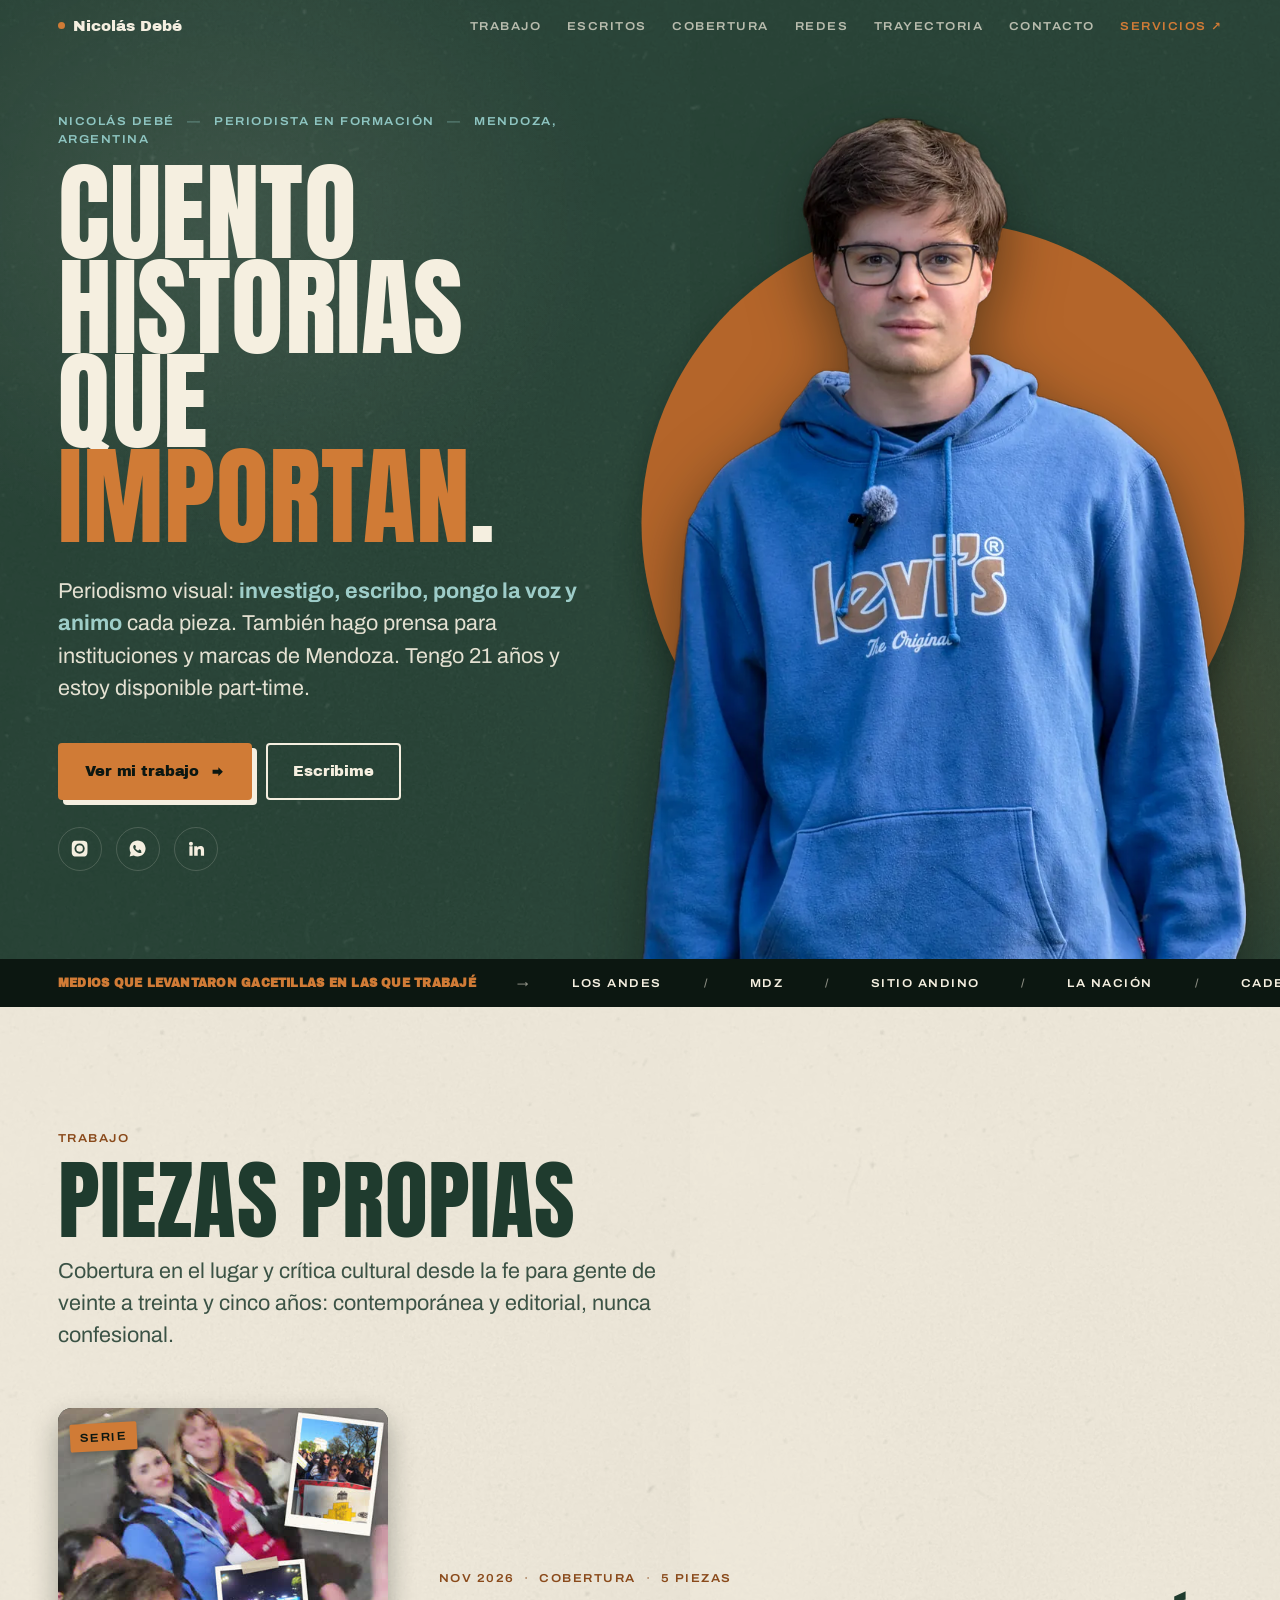
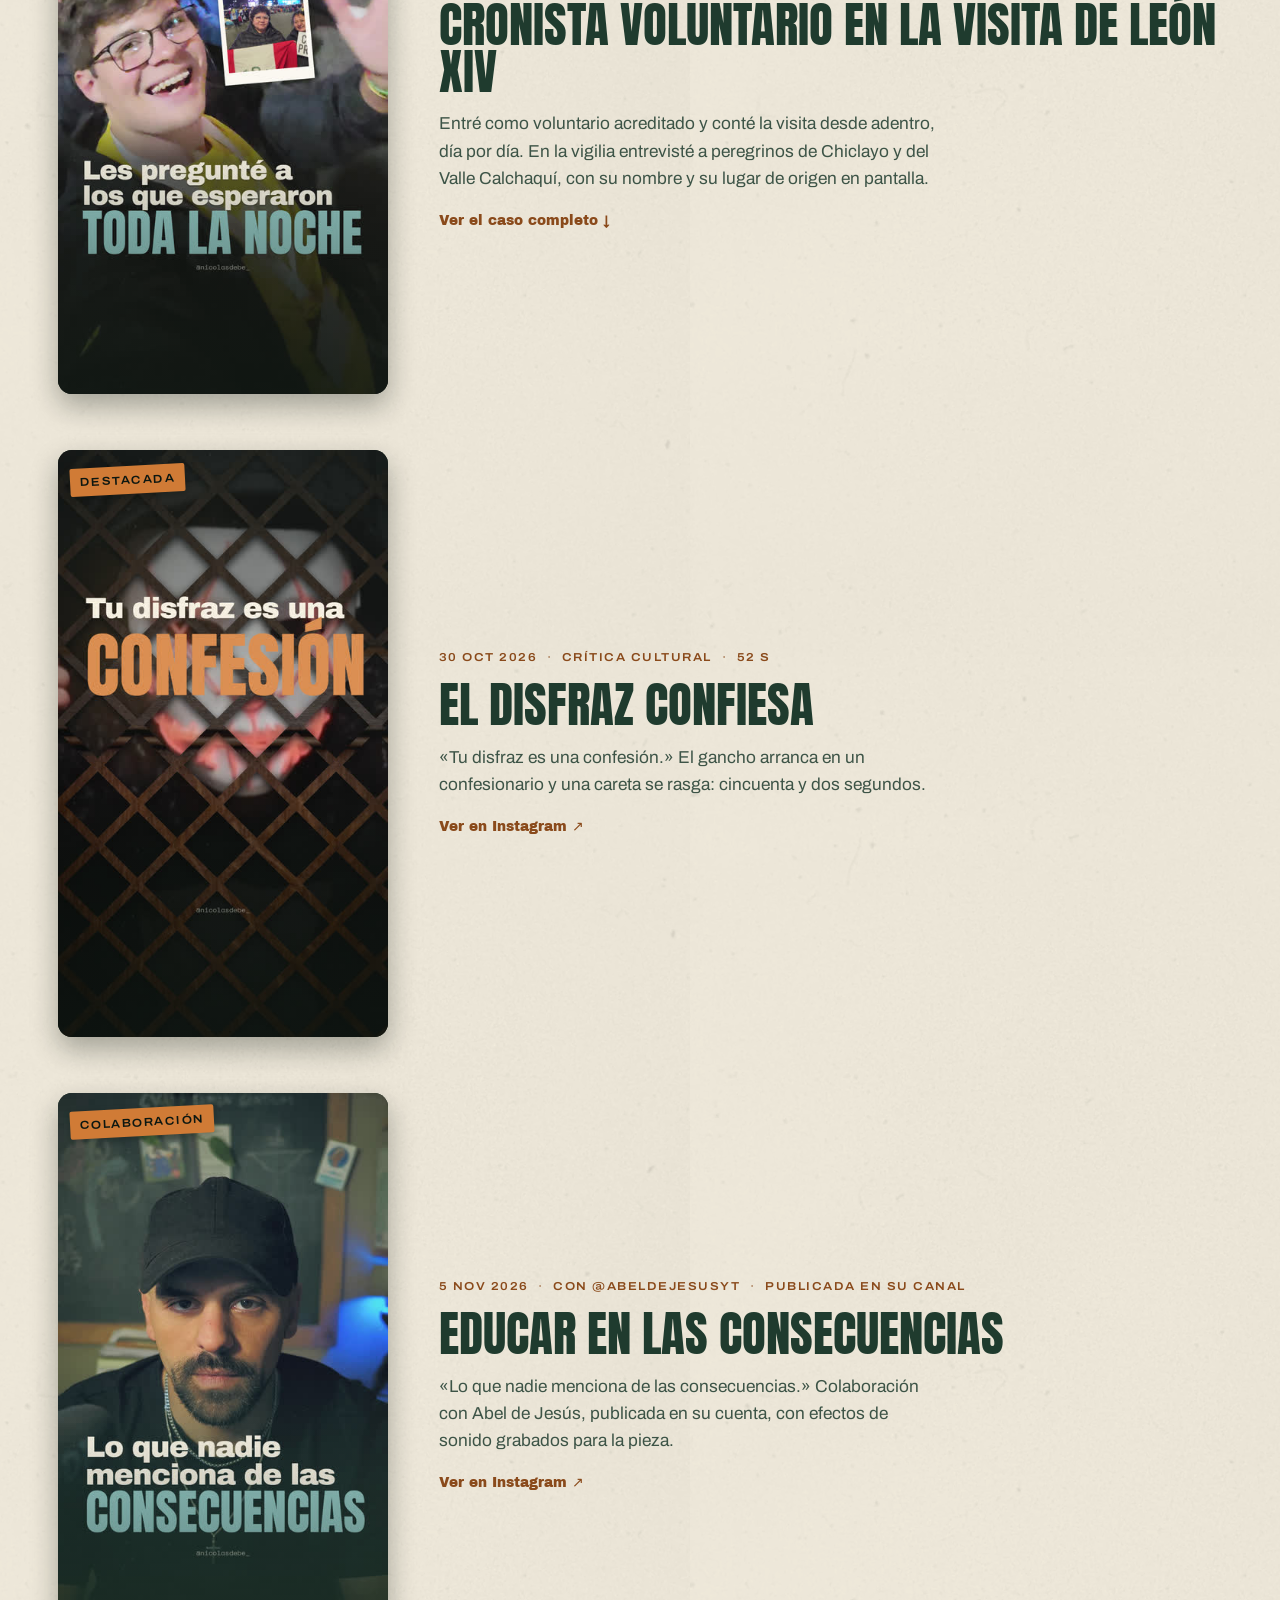
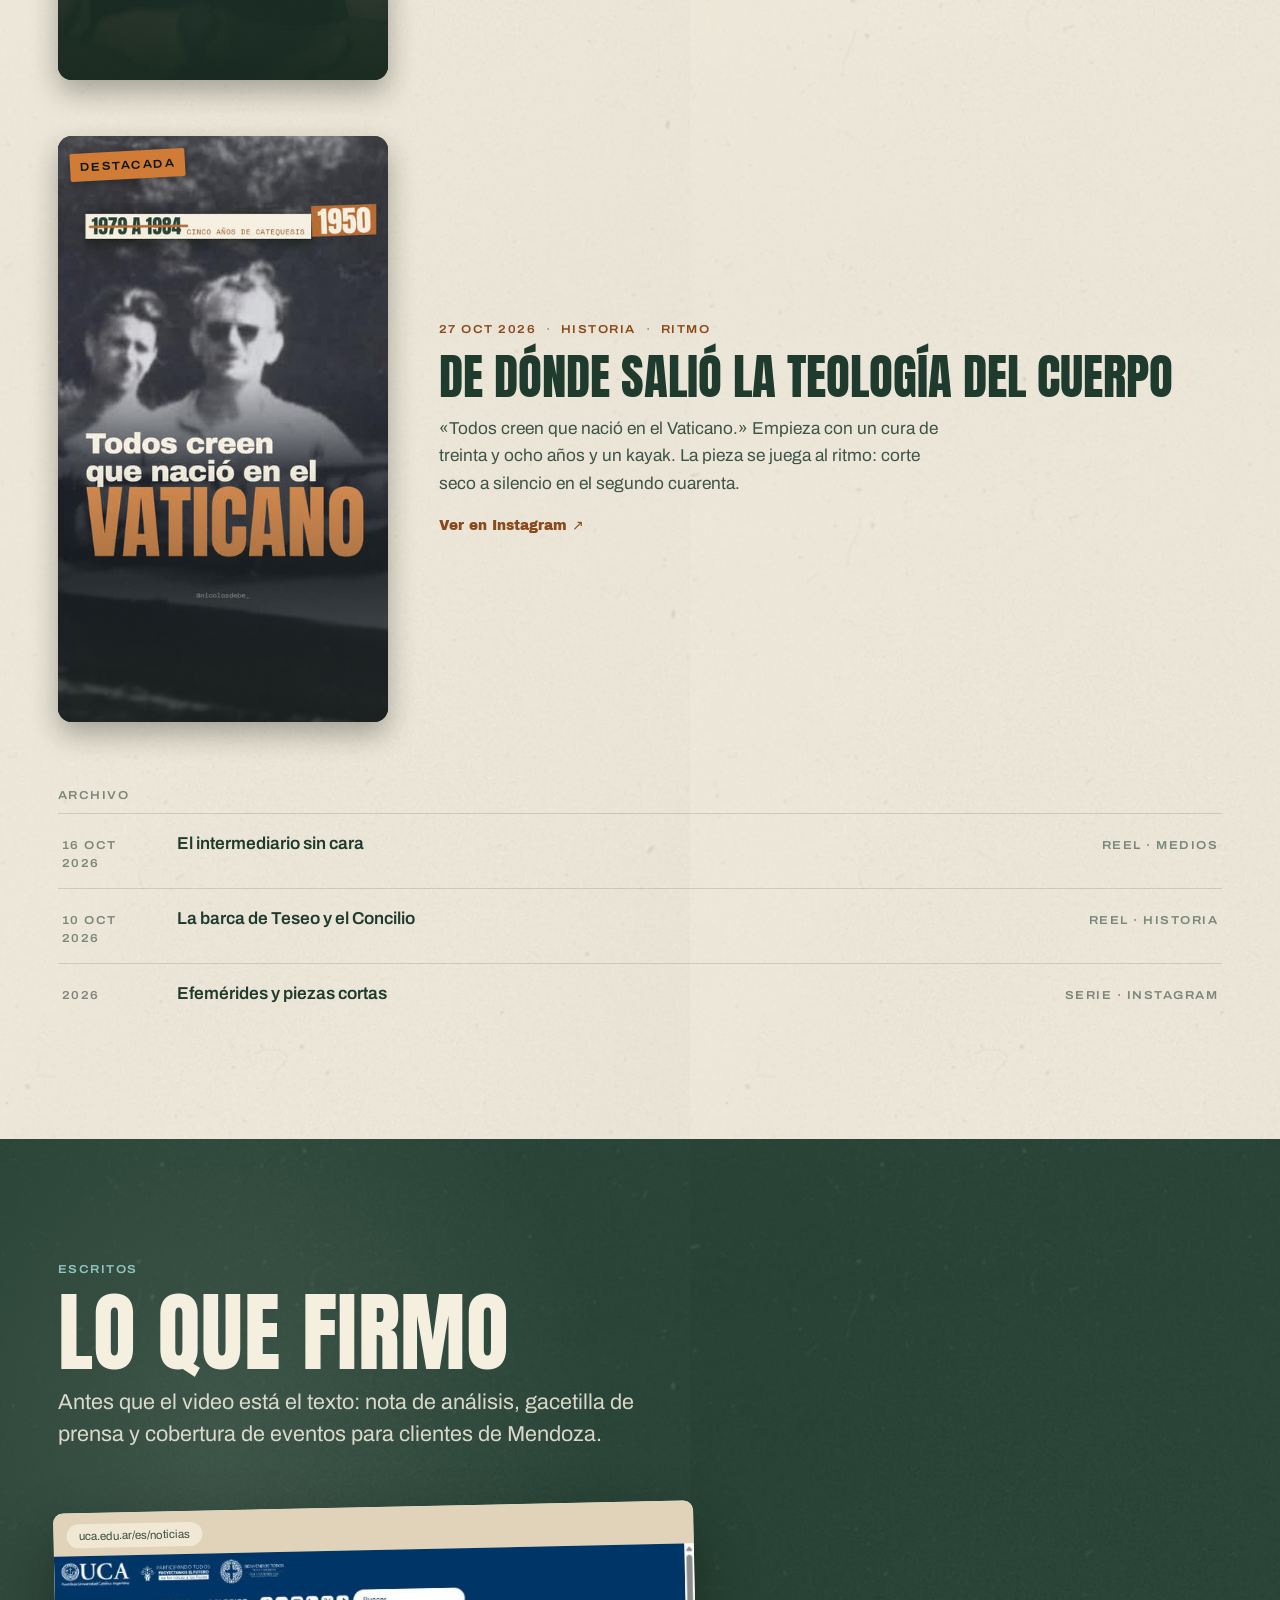
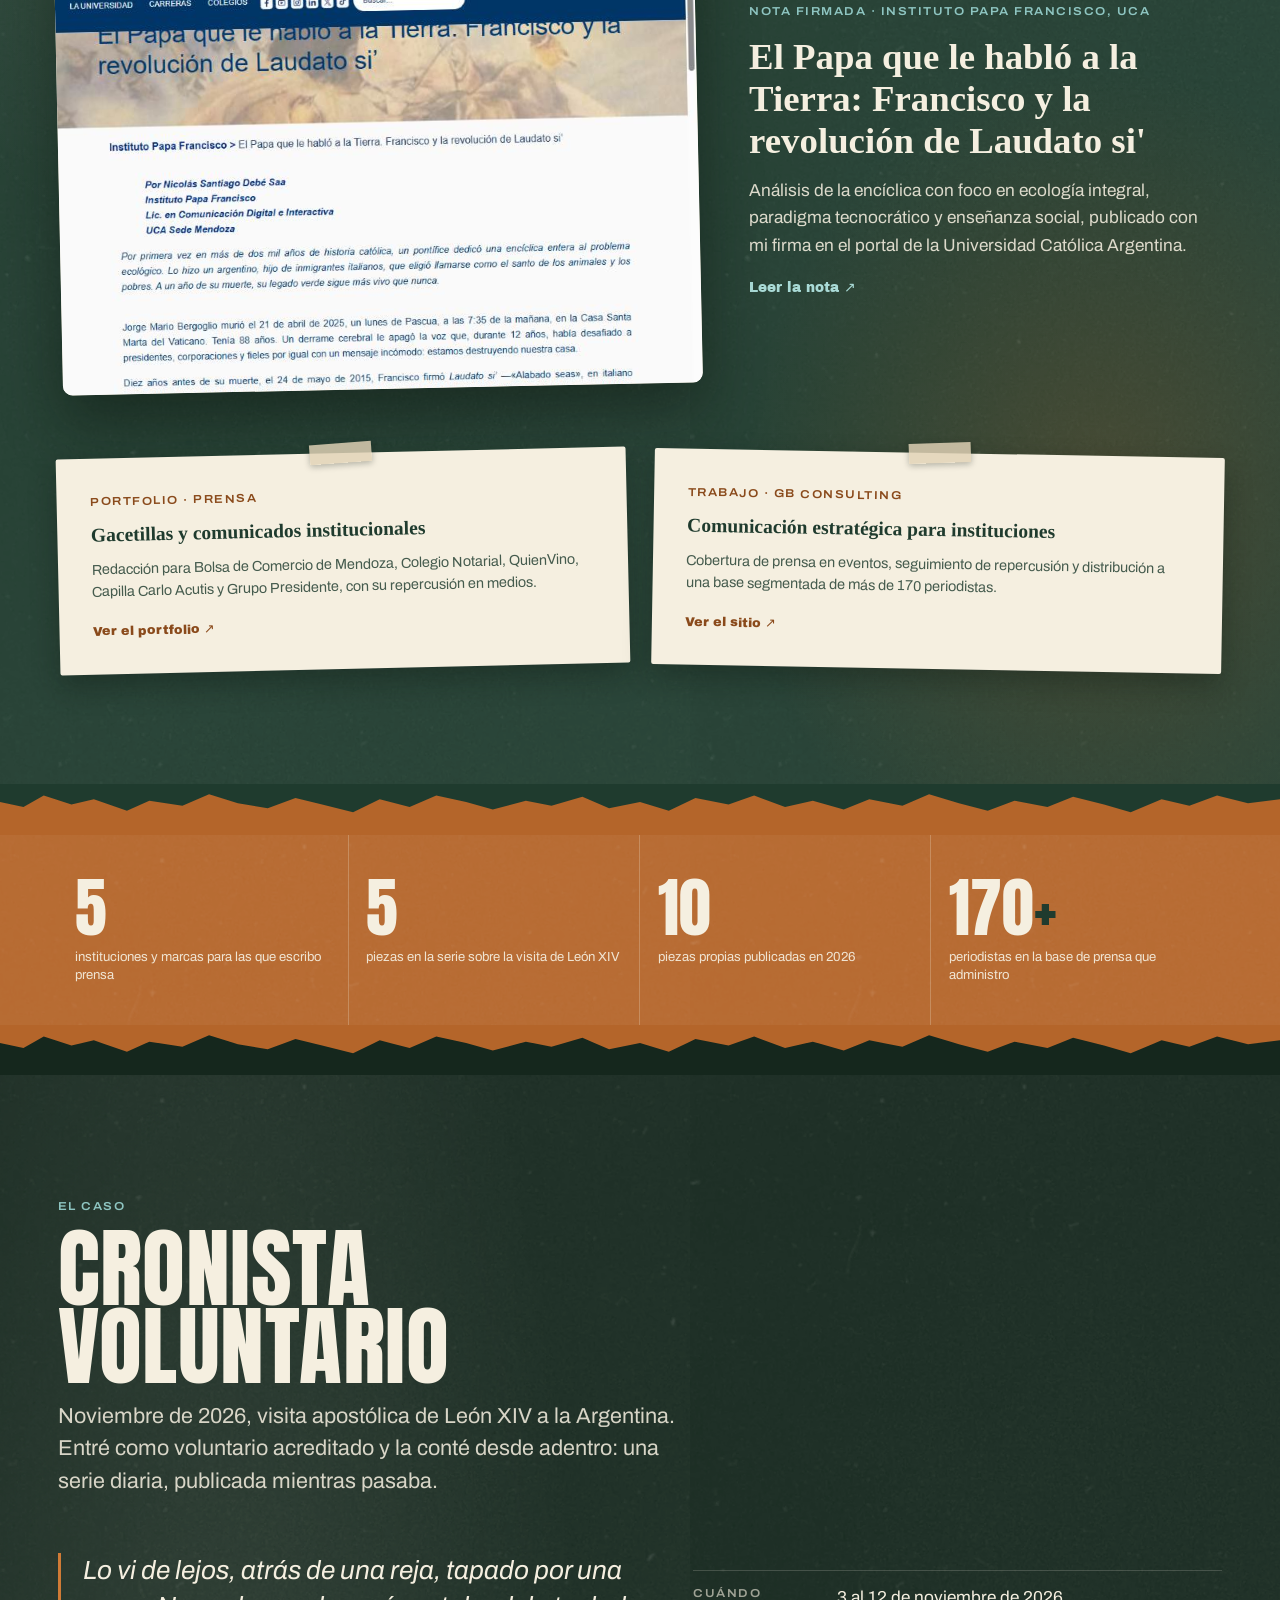
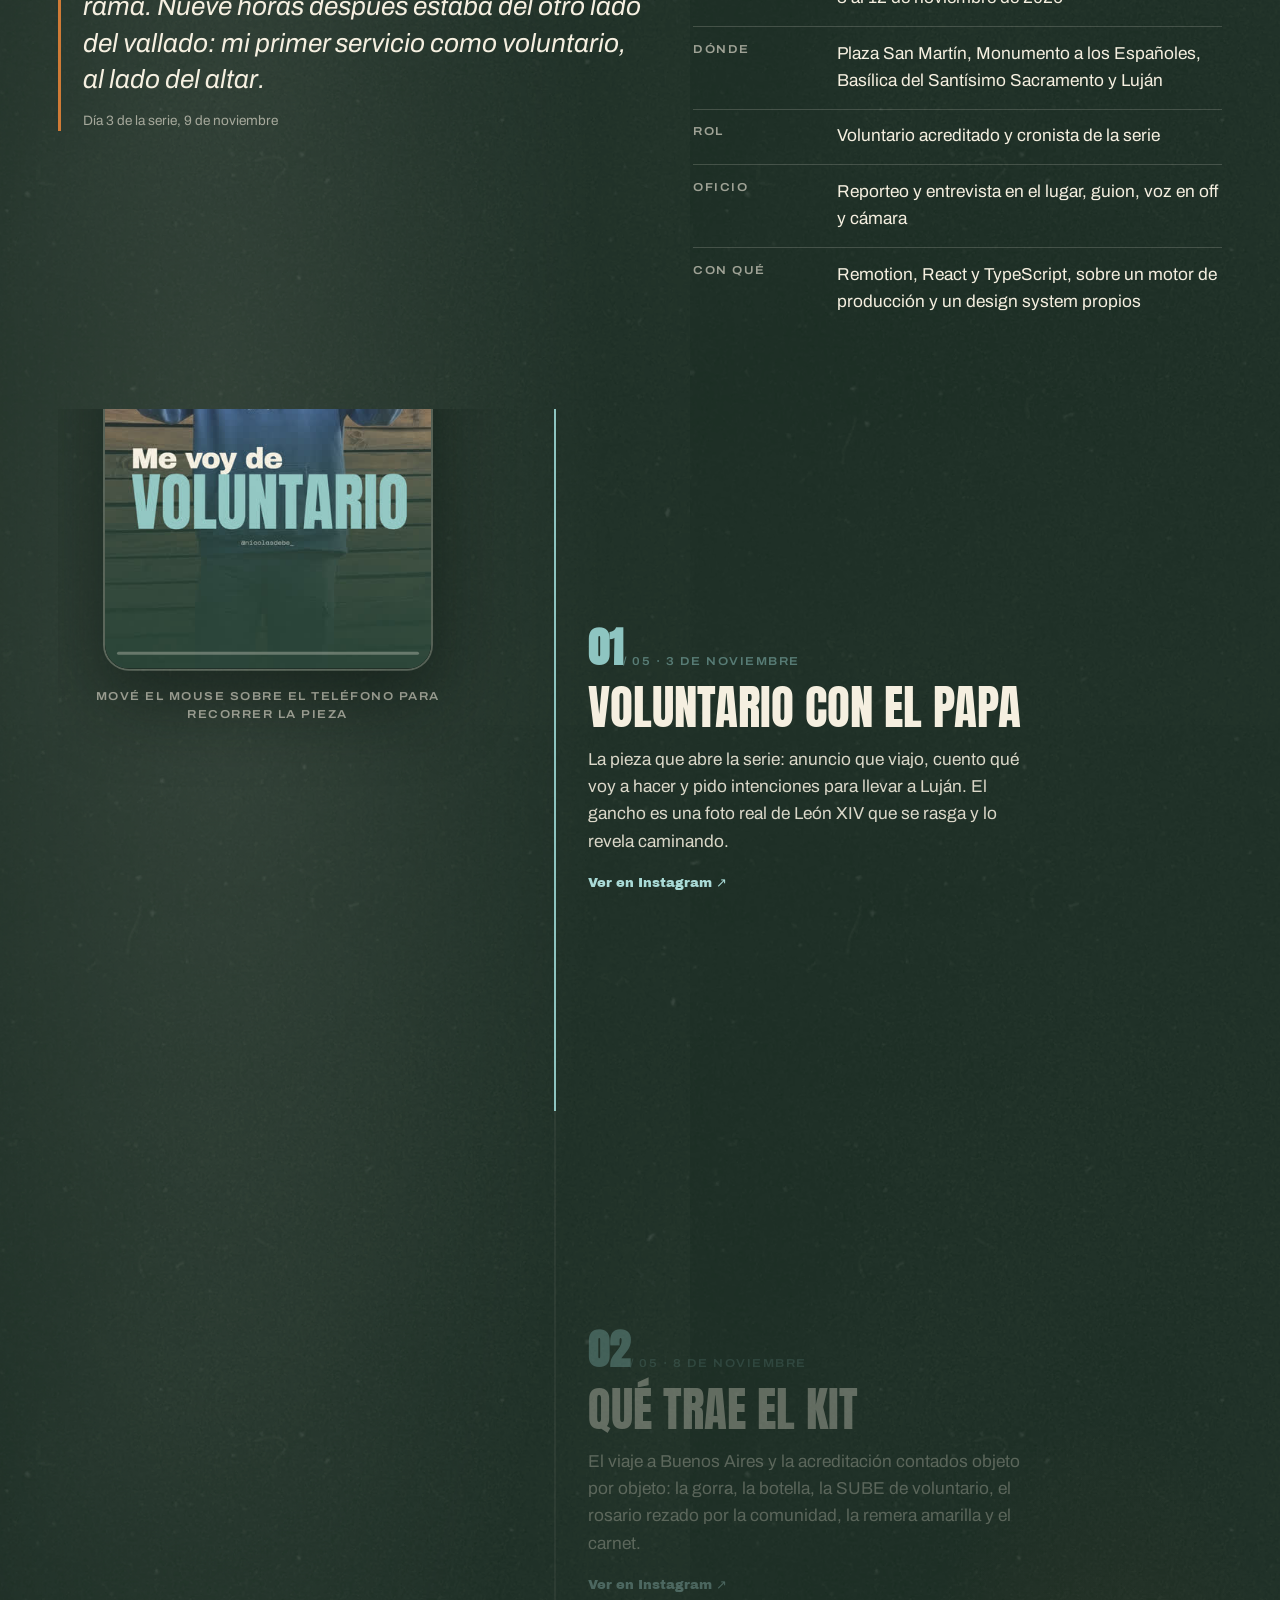
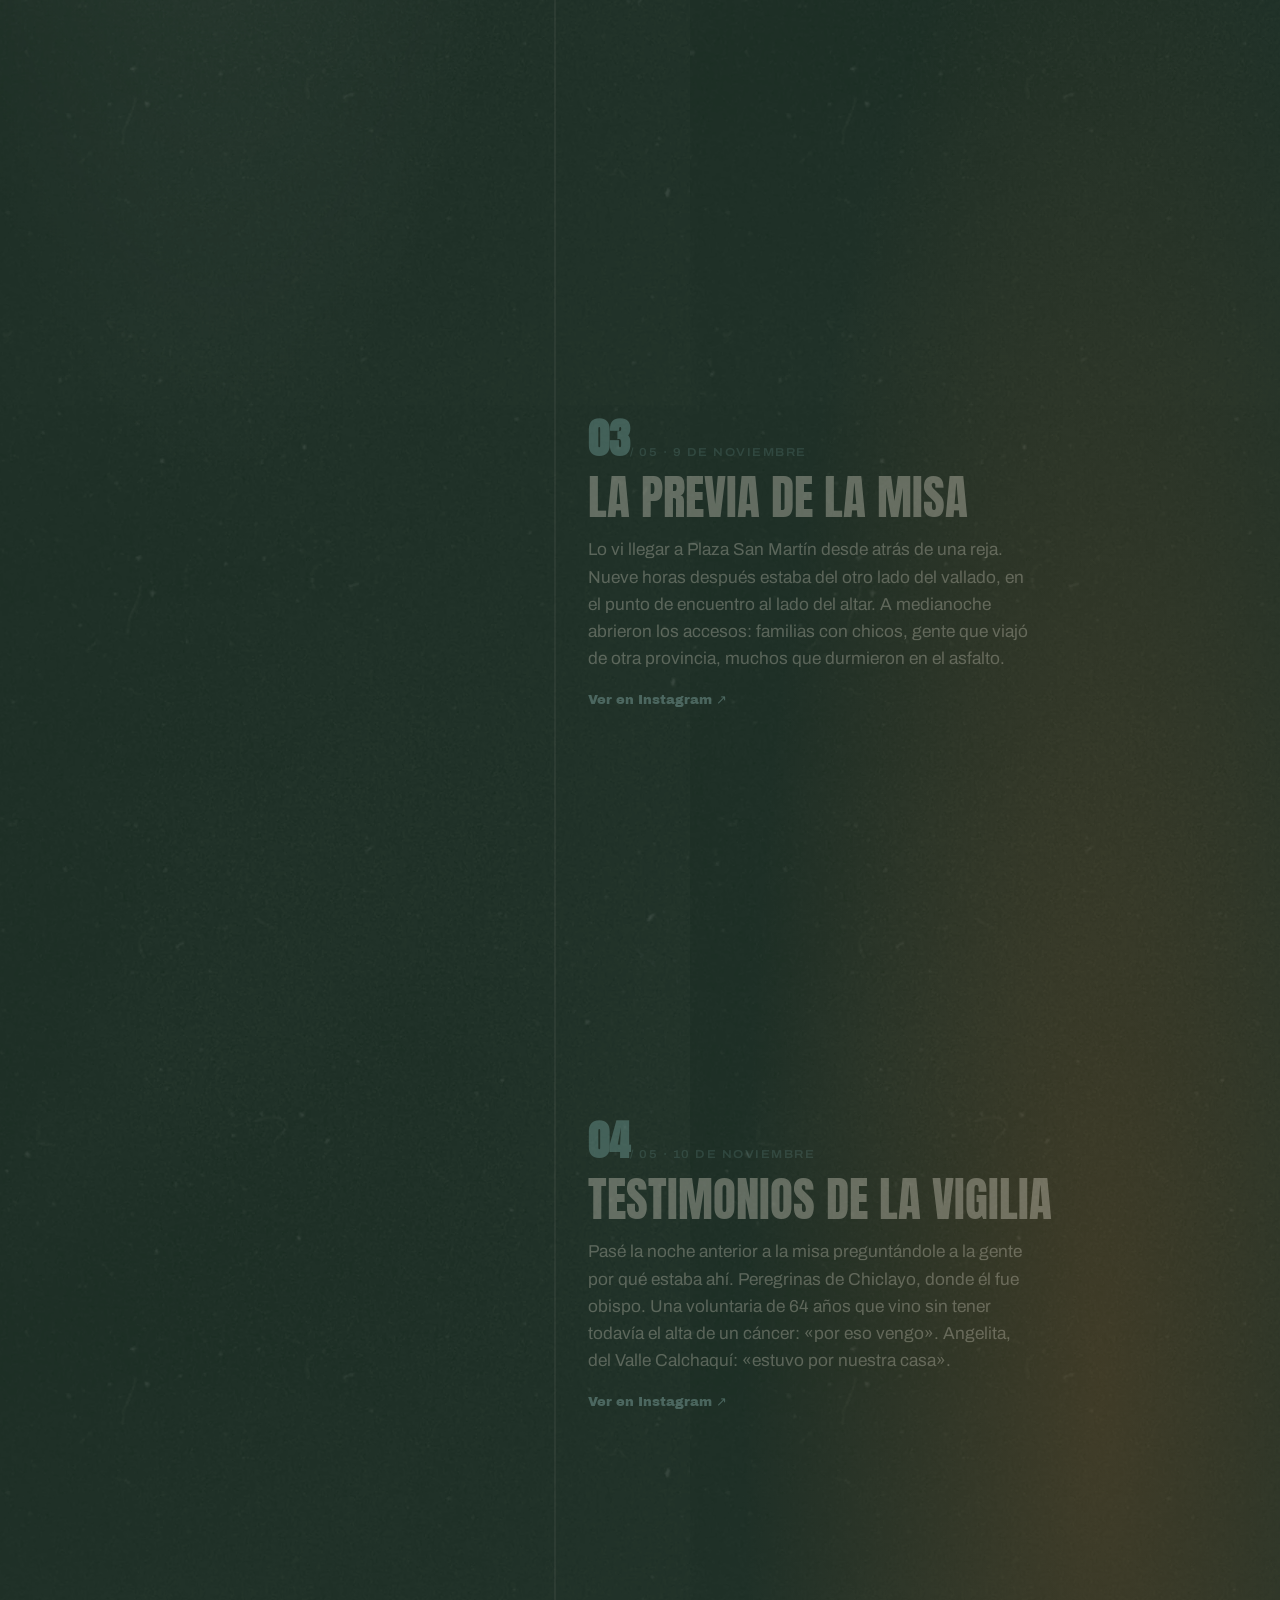
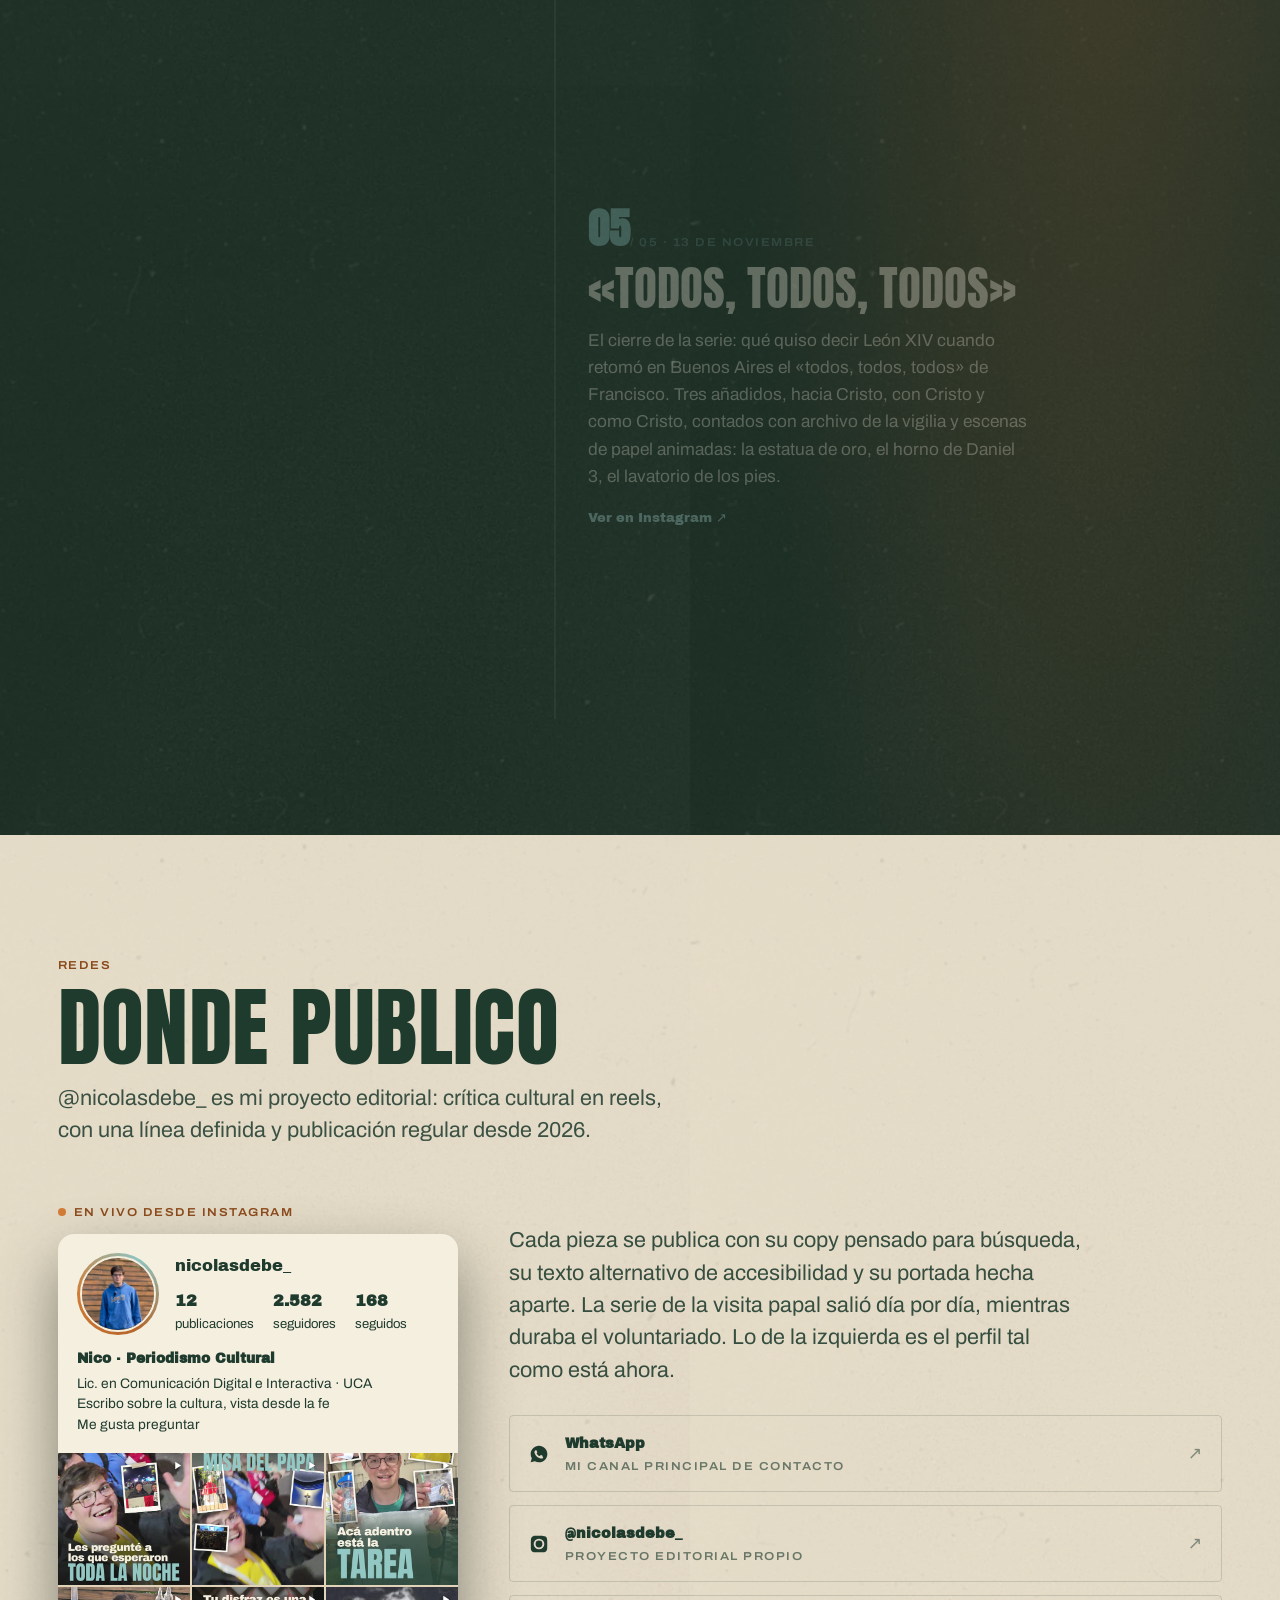
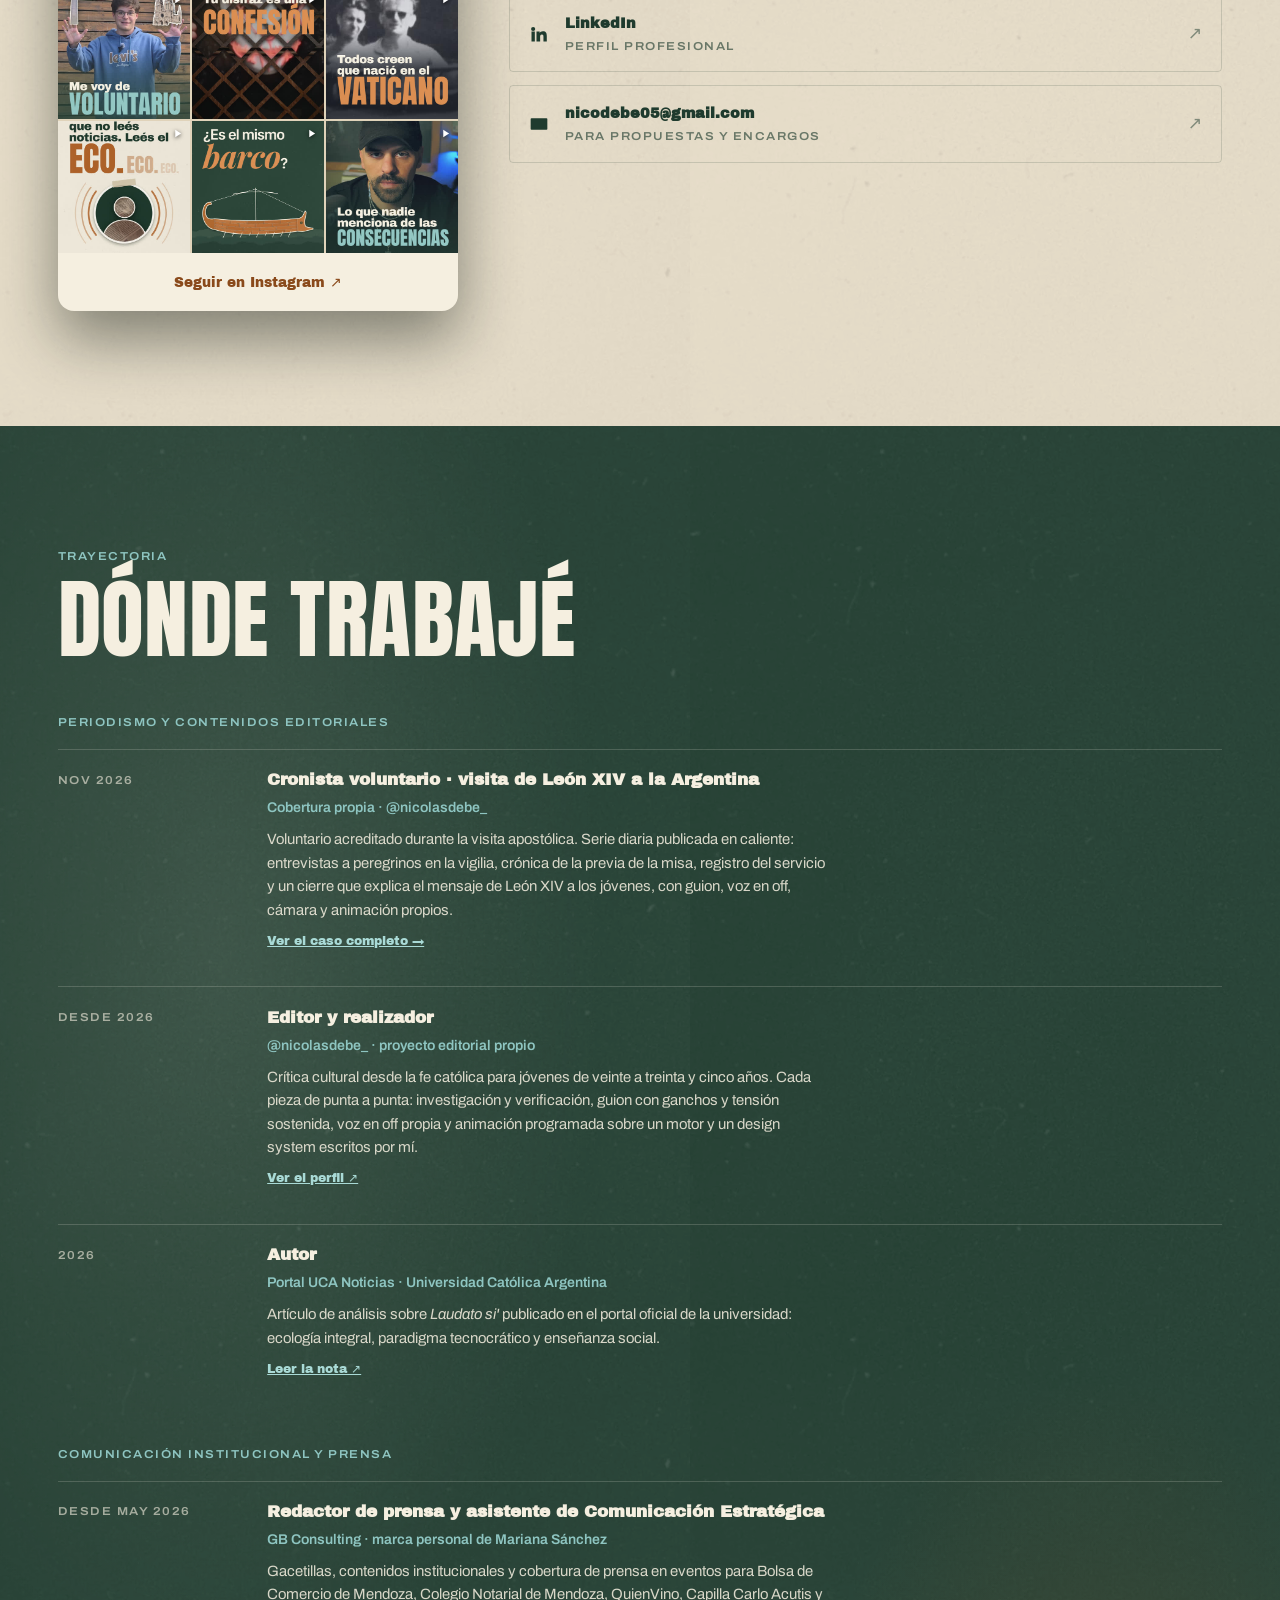
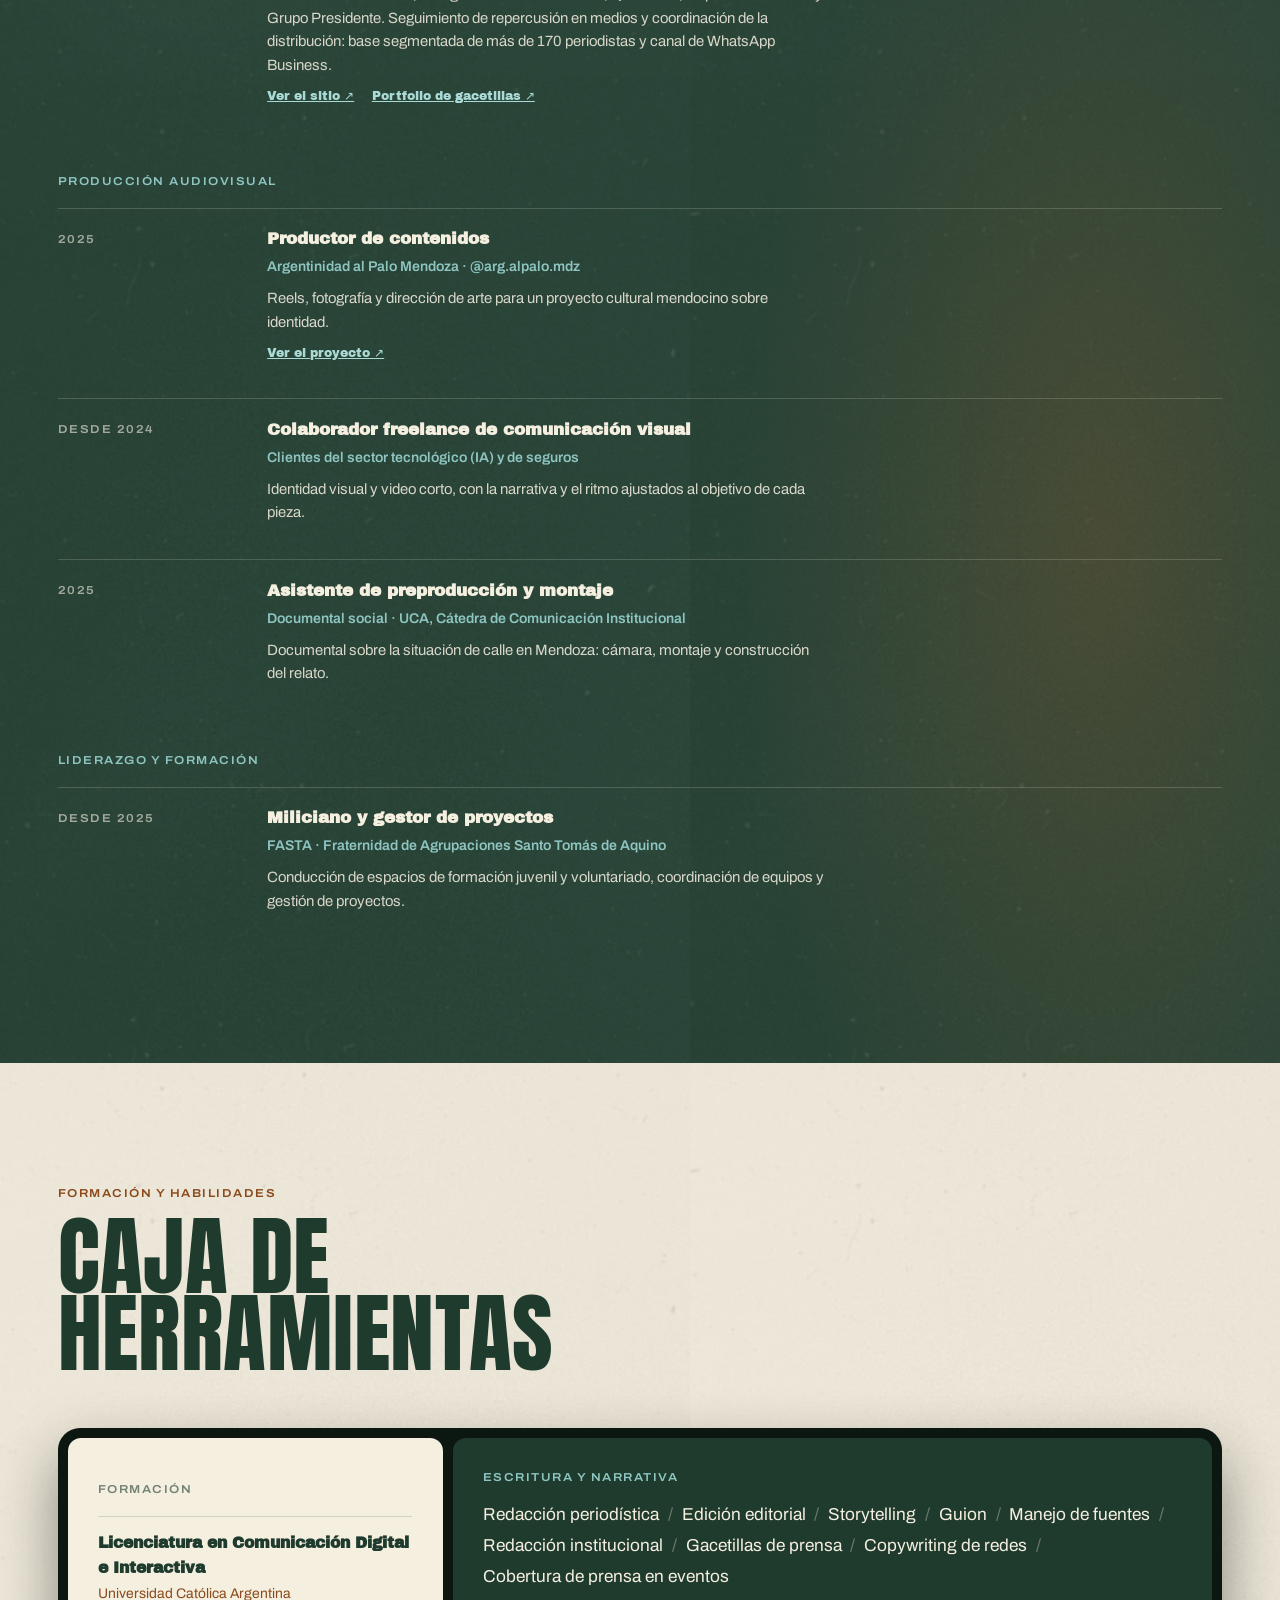
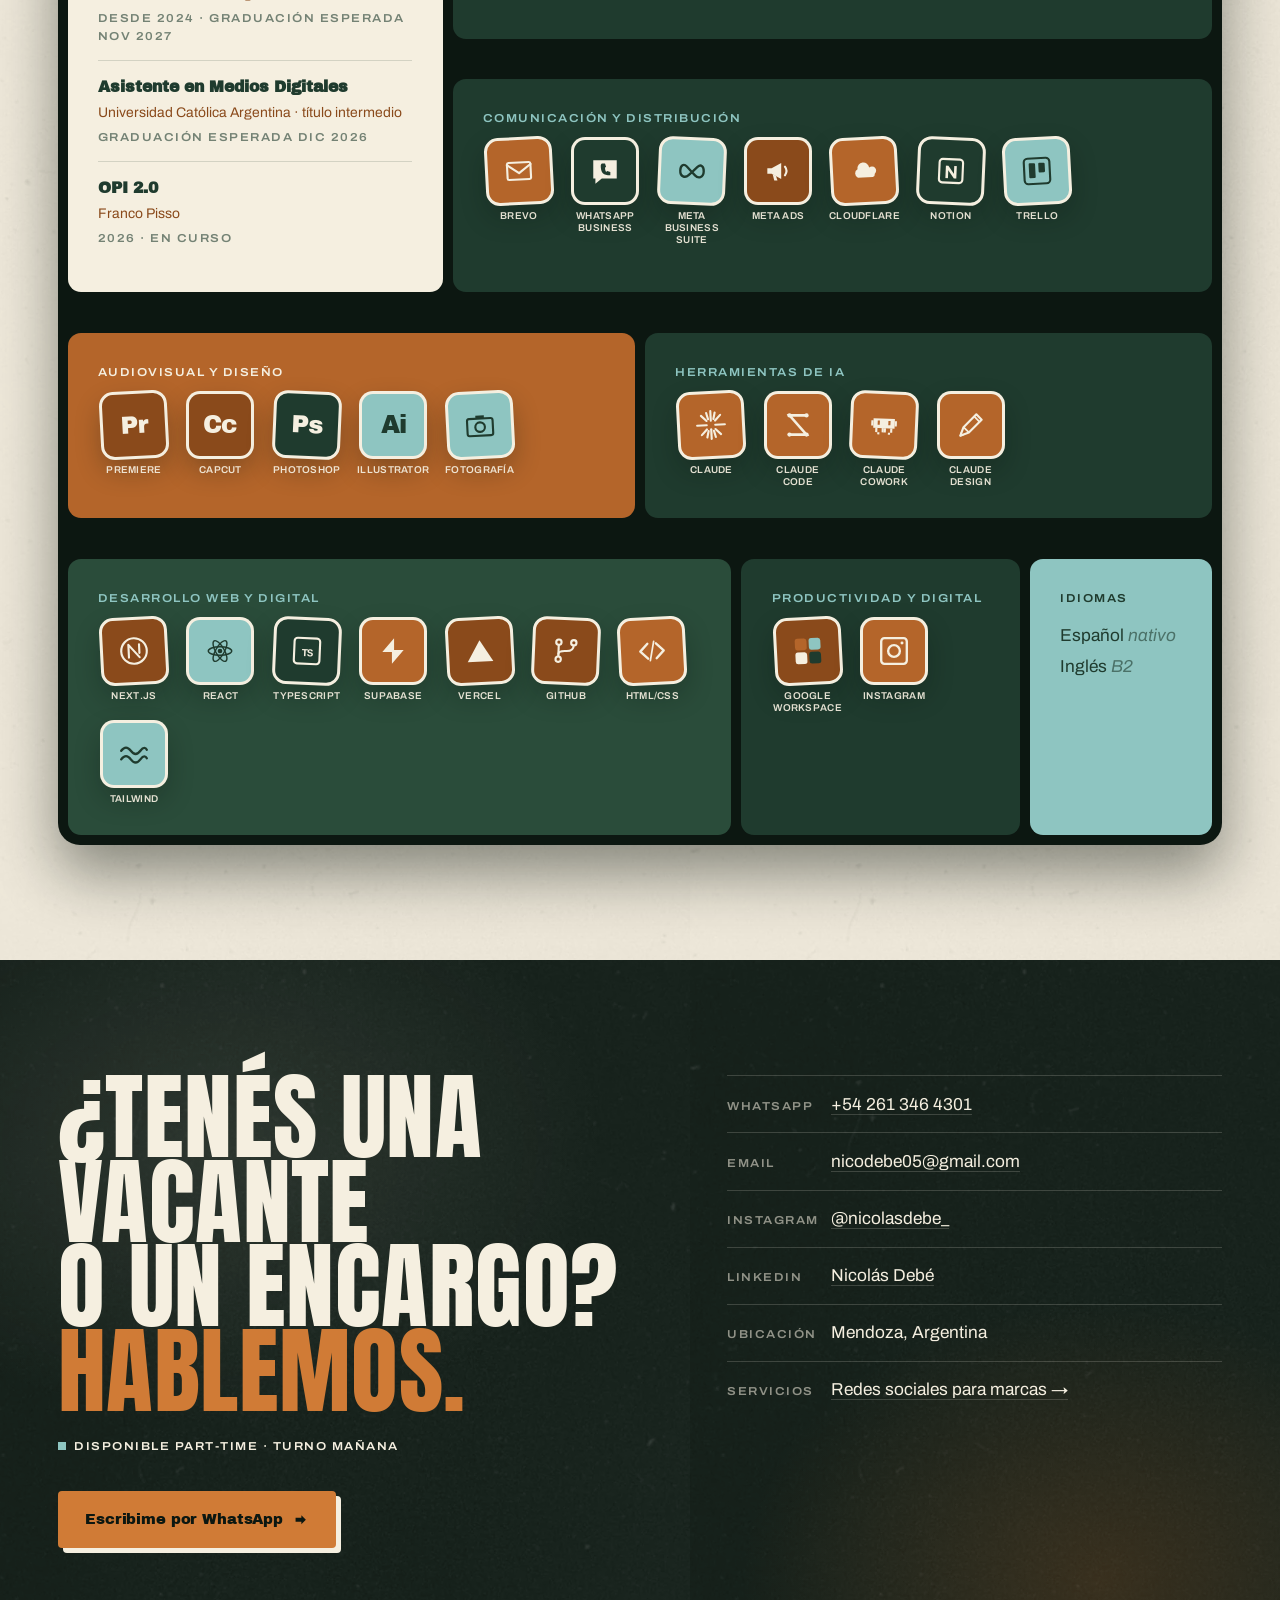
<file: index.html>
<!DOCTYPE html>
<html lang="es">
<head>
  <meta charset="UTF-8" />
  <meta name="viewport" content="width=device-width, initial-scale=1, viewport-fit=cover" />
  <title>Nicolás Debé · Periodismo visual</title>
  <meta name="description" content="Nicolás Debé, periodista y comunicador digital de Mendoza. Cubrió la visita de León XIV a la Argentina como cronista voluntario. Reels de crítica cultural y prensa institucional." />
  <meta name="author" content="Nicolás Debé" />
  <meta name="theme-color" content="#0C1711" />
  <link rel="canonical" href="https://nicolasdebe.github.io/Cv-portfolio/" />
  <link rel="icon" href="data:image/svg+xml,%3Csvg xmlns='http://www.w3.org/2000/svg' viewBox='0 0 100 100'%3E%3Cpath d='M50 0 C52 38 62 48 100 50 C62 52 52 62 50 100 C48 62 38 52 0 50 C38 48 48 38 50 0 Z' fill='%23D07B36'/%3E%3C/svg%3E" />

  <meta property="og:type" content="profile" />
  <meta property="og:site_name" content="Nicolás Debé" />
  <meta property="og:title" content="Nicolás Debé · Cuento historias que importan" />
  <meta property="og:description" content="Periodismo visual: investigo, escribo, pongo la voz y animo cada pieza. Cronista voluntario en la visita de León XIV a la Argentina." />
  <meta property="og:url" content="https://nicolasdebe.github.io/Cv-portfolio/" />
  <meta property="og:image" content="https://nicolasdebe.github.io/Cv-portfolio/media/nicolas-hero.jpg" />
  <meta property="og:locale" content="es_AR" />
  <meta property="og:see_also" content="https://www.instagram.com/nicolasdebe_/" />

  <link rel="preconnect" href="https://fonts.googleapis.com" />
  <link rel="preconnect" href="https://fonts.gstatic.com" crossorigin />
  <link href="https://fonts.googleapis.com/css2?family=Anton&family=Archivo+Black&family=Archivo:wdth,wght@62..125,100..900&display=swap" rel="stylesheet" />

  <link rel="preload" as="image" href="media/nicolas-recorte.webp" />
  <link rel="stylesheet" href="assets/css/style.css?v=8" />
</head>
<body>
  <a class="skip" href="#contenido">Saltar al contenido</a>

  <nav class="nav" id="nav" aria-label="Secciones">
    <a class="nav-brand" href="#top"><span class="dot"></span> Nicolás Debé</a>
    <div class="nav-menu tag d-only">
      <a href="#trabajo">Trabajo</a>
      <a href="#escritos">Escritos</a>
      <a href="#cobertura">Cobertura</a>
      <a href="#redes">Redes</a>
      <a href="#trayectoria">Trayectoria</a>
      <a href="#contacto">Contacto</a>
      <a class="nav-svc" href="servicios.html">Servicios ↗</a>
    </div>
  </nav>

  <!-- ===================================================================
       HERO · escritorio
       =================================================================== -->
  <header class="hero d-only" id="top">
    <div class="wrap hero-grid">
      <div class="hero-copy">
        <p class="hero-kick tag">Nicolás Debé <span>—</span> Periodista en formación <span>—</span> Mendoza, Argentina</p>

        <h1 class="hero-title display" id="heroTitle">
          <span class="l"><span>Cuento</span></span>
          <span class="l"><span>historias</span></span>
          <span class="l"><span>que <em>importan</em>.</span></span>
        </h1>

        <p class="hero-lede lede">
          Periodismo visual: <b>investigo, escribo, pongo la voz y animo</b> cada pieza.
          También hago prensa para instituciones y marcas de Mendoza.
          Tengo 21 años y estoy disponible part-time.
        </p>

        <div class="hero-cta">
          <a class="btn btn--main" id="ctaMain" href="#trabajo">
            <span>Ver mi trabajo
              <svg viewBox="0 0 24 24" aria-hidden="true"><path d="M13 5l7 7-7 7v-4H4v-6h9z"/></svg>
            </span>
          </a>
          <a class="btn btn--ghost" href="https://wa.me/542613464301" target="_blank" rel="noopener"><span>Escribime</span></a>
        </div>

        <div class="hero-social" aria-label="Redes y contacto directo">
          <a class="social-ic" href="https://www.instagram.com/nicolasdebe_/" target="_blank" rel="noopener" aria-label="Instagram">
            <svg viewBox="0 0 24 24" aria-hidden="true"><path d="M12 2.2c3.2 0 3.6 0 4.9.07 1.2.05 1.8.25 2.2.42.6.22 1 .48 1.4.9.4.4.7.8.9 1.4.2.4.4 1 .4 2.2.1 1.3.1 1.7.1 4.9s0 3.6-.1 4.9c0 1.2-.2 1.8-.4 2.2-.2.6-.5 1-.9 1.4-.4.4-.8.7-1.4.9-.4.2-1 .4-2.2.4-1.3.1-1.7.1-4.9.1s-3.6 0-4.9-.1c-1.2 0-1.8-.2-2.2-.4-.6-.2-1-.5-1.4-.9-.4-.4-.7-.8-.9-1.4-.2-.4-.4-1-.4-2.2C2.2 15.6 2.2 15.2 2.2 12s0-3.6.1-4.9c0-1.2.2-1.8.4-2.2.2-.6.5-1 .9-1.4.4-.4.8-.7 1.4-.9.4-.2 1-.4 2.2-.4C8.4 2.2 8.8 2.2 12 2.2zm0 3.4A6.4 6.4 0 1 0 18.4 12 6.4 6.4 0 0 0 12 5.6zm0 10.5A4.1 4.1 0 1 1 16.1 12 4.1 4.1 0 0 1 12 16.1zm6.6-10.7a1.5 1.5 0 1 1-1.5-1.5 1.5 1.5 0 0 1 1.5 1.5z"/></svg>
          </a>
          <a class="social-ic" href="https://wa.me/542613464301" target="_blank" rel="noopener" aria-label="WhatsApp">
            <svg viewBox="0 0 24 24" aria-hidden="true"><path d="M12 2C6.48 2 2 6.48 2 12c0 1.85.5 3.58 1.35 5.07L2 22l5.07-1.33A9.94 9.94 0 0 0 12 22c5.52 0 10-4.48 10-10S17.52 2 12 2zm5.2 14.2c-.22.62-1.1 1.14-1.8 1.29-.48.1-1.1.18-3.2-.69-2.69-1.11-4.42-3.85-4.56-4.03-.13-.18-1.09-1.45-1.09-2.76s.68-1.96.92-2.23c.22-.24.48-.3.64-.3h.46c.15 0 .35-.06.54.42.2.5.68 1.72.74 1.84.06.12.1.27.02.43-.08.16-.12.26-.24.4-.12.14-.25.3-.36.41-.12.12-.25.25-.11.49.14.24.63 1.04 1.36 1.69.94.84 1.73 1.1 1.97 1.22.24.12.38.1.52-.06.14-.16.6-.7.76-.94.16-.24.32-.2.54-.12.22.08 1.4.66 1.64.78.24.12.4.18.46.28.06.1.06.58-.16 1.2z"/></svg>
          </a>
          <a class="social-ic" href="https://www.linkedin.com/in/nicolás-debé-a4a9b5307" target="_blank" rel="noopener" aria-label="LinkedIn">
            <svg viewBox="0 0 24 24" aria-hidden="true"><path d="M4.98 3.5a2.5 2.5 0 1 1 0 5 2.5 2.5 0 0 1 0-5zM3 9h4v12H3zM9 9h3.8v1.7h.05c.53-.95 1.82-1.95 3.75-1.95 4 0 4.75 2.5 4.75 5.76V21h-4v-5.5c0-1.3 0-3-1.85-3s-2.13 1.44-2.13 2.9V21H9z"/></svg>
          </a>
        </div>
      </div>

      <!-- collage: el recorte y las piezas, en capas que siguen al mouse -->
      <div class="collage" id="collage">
        <div class="collage-layer" data-depth="6"><span class="collage-disc"></span></div>

        <div class="collage-layer" data-depth="14">
          <img class="collage-cut" src="media/nicolas-recorte.webp" width="820" height="1226"
               alt="Nicolás Debé con micrófono de corbata." fetchpriority="high" />
        </div>

      </div>
    </div>

  </header>

  <!-- ===================================================================
       HERO · celular (otro recorrido, no la misma pantalla achicada)
       =================================================================== -->
  <header class="m-hero m-only" id="mtop">
    <div class="m-hero-top">
      <p class="hero-kick tag">Nicolás Debé <span>—</span> Periodista en formación</p>
      <h1 class="m-hero-title display">Cuento historias que <em>importan</em>.</h1>
      <p class="m-hero-lede">Investigo, escribo, pongo la voz y animo cada pieza. Mendoza, 21 años, disponible part-time.</p>
      <a class="btn btn--main" href="#trabajo">
        <span>Ver mi trabajo
          <svg viewBox="0 0 24 24" aria-hidden="true"><path d="M13 5l7 7-7 7v-4H4v-6h9z"/></svg>
        </span>
      </a>
      <a class="m-hero-svc tag" href="servicios.html">Servicios de redes sociales →</a>
    </div>

    <div class="m-hero-fig">
      <span class="m-hero-disc" aria-hidden="true"></span>
      <img class="m-hero-cut" src="media/nicolas-recorte.webp" width="820" height="1226"
           alt="Nicolás Debé con micrófono de corbata." fetchpriority="high" />
    </div>
  </header>

  <!-- marquesina: dónde salió el trabajo -->
  <div class="marquee tag" aria-label="Medios que publicaron el trabajo de prensa">
    <div class="marquee-track" id="marquee">
      <div class="marquee-row">
        <b>Medios que levantaron gacetillas en las que trabajé</b><i>→</i><span>Los Andes</span><i>/</i><span>MDZ</span><i>/</i><span>Sitio Andino</span><i>/</i>
        <span>La Nación</span><i>/</i><span>Cadena 3</span><i>/</i><span>Ciudadano News</span><i>/</i>
        <span>Diario Uno</span><i>/</i><span>MendoVoz</span><i>/</i><span>EcoCuyo</span><i>/</i>
        <span>InfoMendoza</span><i>/</i><span>Mendoza Económico</span><i>/</i><span>Radio Mitre</span><i>/</i>
      </div>
      <div class="marquee-row" aria-hidden="true">
        <b>Medios que levantaron gacetillas en las que trabajé</b><i>→</i><span>Los Andes</span><i>/</i><span>MDZ</span><i>/</i><span>Sitio Andino</span><i>/</i>
        <span>La Nación</span><i>/</i><span>Cadena 3</span><i>/</i><span>Ciudadano News</span><i>/</i>
        <span>Diario Uno</span><i>/</i><span>MendoVoz</span><i>/</i><span>EcoCuyo</span><i>/</i>
        <span>InfoMendoza</span><i>/</i><span>Mendoza Económico</span><i>/</i><span>Radio Mitre</span><i>/</i>
      </div>
    </div>
  </div>

  <main id="contenido">

  <!-- ===================================================================
       02 · TRABAJO
       =================================================================== -->
  <section class="block block--cream" id="trabajo">
    <div class="wrap">
      <div class="head" data-rev>
        <span class="head-k tag">Trabajo</span>
        <h2 class="head-t display">Piezas propias</h2>
        <p class="head-s lede">
          Cobertura en el lugar y crítica cultural desde la fe para gente de veinte a treinta y cinco
          años: contemporánea y editorial, nunca confesional.
        </p>
      </div>

      <!-- escritorio: pieza grande + scrub con el mouse -->
      <div class="works d-only">
        <a class="work" data-rev href="#cobertura">
          <div class="work-media" data-scrub>
            <span class="work-badge tag">Serie</span>
            <img src="media/posters/papa-testimonios.jpg" alt="Portada del reel con testimonios de la vigilia." loading="lazy" width="432" height="768" />
            <video src="media/previews/papa-testimonios.mp4" muted loop playsinline preload="none" aria-hidden="true"></video>
          </div>
          <div>
            <div class="work-meta tag"><span>Nov 2026</span><span>Cobertura</span><span>5 piezas</span></div>
            <h3>Cronista voluntario en la visita de León XIV</h3>
            <p>Entré como voluntario acreditado y conté la visita desde adentro, día por día. En la vigilia entrevisté a peregrinos de Chiclayo y del Valle Calchaquí, con su nombre y su lugar de origen en pantalla.</p>
            <span class="go">Ver el caso completo ↓</span>
          </div>
        </a>

        <a class="work" data-rev href="https://www.instagram.com/nicolasdebe_/reel/DfICVgRp63K/" target="_blank" rel="noopener">
          <div class="work-media" data-scrub>
            <span class="work-badge tag">Destacada</span>
            <img src="media/posters/disfraz-confiesa.jpg" alt="Portada del reel El disfraz confiesa." loading="lazy" width="432" height="768" />
            <video src="media/previews/disfraz-confiesa.mp4" muted loop playsinline preload="none" aria-hidden="true"></video>
          </div>
          <div>
            <div class="work-meta tag"><span>30 oct 2026</span><span>Crítica cultural</span><span>52 s</span></div>
            <h3>El disfraz confiesa</h3>
            <p>«Tu disfraz es una confesión.» El gancho arranca en un confesionario y una careta se rasga: cincuenta y dos segundos.</p>
            <span class="go">Ver en Instagram ↗</span>
          </div>
        </a>

        <a class="work" data-rev href="https://www.instagram.com/abeldejesusyt/reel/DfXhJuVPap_/" target="_blank" rel="noopener">
          <div class="work-media" data-scrub>
            <span class="work-badge tag">Colaboración</span>
            <img src="media/posters/consecuencias.jpg" alt="Portada del reel Educar en las consecuencias." loading="lazy" width="432" height="768" />
            <video src="media/previews/consecuencias.mp4" muted loop playsinline preload="none" aria-hidden="true"></video>
          </div>
          <div>
            <div class="work-meta tag"><span>5 nov 2026</span><span>Con @abeldejesusyt</span><span>Publicada en su canal</span></div>
            <h3>Educar en las consecuencias</h3>
            <p>«Lo que nadie menciona de las consecuencias.» Colaboración con Abel de Jesús, publicada en su cuenta, con efectos de sonido grabados para la pieza.</p>
            <span class="go">Ver en Instagram ↗</span>
          </div>
        </a>

        <a class="work" data-rev href="https://www.instagram.com/nicolasdebe_/reel/DfBXV3jtDc9/" target="_blank" rel="noopener">
          <div class="work-media" data-scrub>
            <span class="work-badge tag">Destacada</span>
            <img src="media/posters/teologia-kayak.jpg" alt="Portada del reel sobre la teología del cuerpo." loading="lazy" width="432" height="768" />
            <video src="media/previews/teologia-kayak.mp4" muted loop playsinline preload="none" aria-hidden="true"></video>
          </div>
          <div>
            <div class="work-meta tag"><span>27 oct 2026</span><span>Historia</span><span>Ritmo</span></div>
            <h3>De dónde salió la teología del cuerpo</h3>
            <p>«Todos creen que nació en el Vaticano.» Empieza con un cura de treinta y ocho años y un kayak. La pieza se juega al ritmo: corte seco a silencio en el segundo cuarenta.</p>
            <span class="go">Ver en Instagram ↗</span>
          </div>
        </a>
      </div>

      <!-- celular: las mismas piezas como historias -->
      <div class="m-only">
        <div class="stories" data-rail>
          <div class="stories-rail" data-rail-track>
            <a class="story" href="#cobertura" data-video="media/previews/papa-testimonios.mp4">
              <img src="media/posters/papa-testimonios.jpg" alt="Portada del reel con testimonios de la vigilia." loading="lazy" />
              <div class="story-body">
                <span class="story-k tag">Nov 2026 · serie de 5 piezas</span>
                <h3 class="story-t">Cronista voluntario con León XIV</h3>
                <p class="story-d">La visita contada desde adentro, día por día.</p>
                <span class="story-go">Ver el caso completo ↓</span>
              </div>
            </a>
            <a class="story" href="https://www.instagram.com/nicolasdebe_/reel/DfICVgRp63K/" target="_blank" rel="noopener"
               data-video="media/previews/disfraz-confiesa.mp4">
              <img src="media/posters/disfraz-confiesa.jpg" alt="Portada del reel El disfraz confiesa." loading="lazy" />
              <div class="story-body">
                <span class="story-k tag">30 oct · crítica cultural</span>
                <h3 class="story-t">El disfraz confiesa</h3>
                <p class="story-d">«Tu disfraz es una confesión.»</p>
                <span class="story-go">Ver en Instagram ↗</span>
              </div>
            </a>
            <a class="story" href="https://www.instagram.com/abeldejesusyt/reel/DfXhJuVPap_/" target="_blank" rel="noopener"
               data-video="media/previews/consecuencias.mp4">
              <img src="media/posters/consecuencias.jpg" alt="Portada del reel Educar en las consecuencias." loading="lazy" />
              <div class="story-body">
                <span class="story-k tag">5 nov · colaboración</span>
                <h3 class="story-t">Educar en las consecuencias</h3>
                <p class="story-d">Con @abeldejesusyt, publicada en su cuenta.</p>
                <span class="story-go">Ver en Instagram ↗</span>
              </div>
            </a>
            <a class="story" href="https://www.instagram.com/nicolasdebe_/reel/DfBXV3jtDc9/" target="_blank" rel="noopener"
               data-video="media/previews/teologia-kayak.mp4">
              <img src="media/posters/teologia-kayak.jpg" alt="Portada del reel sobre la teología del cuerpo." loading="lazy" />
              <div class="story-body">
                <span class="story-k tag">27 oct · historia</span>
                <h3 class="story-t">De dónde salió la teología del cuerpo</h3>
                <p class="story-d">«Todos creen que nació en el Vaticano.»</p>
                <span class="story-go">Ver en Instagram ↗</span>
              </div>
            </a>
            <a class="story" href="https://www.instagram.com/nicolasdebe_/reel/DekmJLvMe-x/" target="_blank" rel="noopener"
               data-video="media/previews/eco-periodismo.mp4">
              <img src="media/posters/eco-periodismo.jpg" alt="Portada del reel El intermediario sin cara." loading="lazy" />
              <div class="story-body">
                <span class="story-k tag">16 oct · medios</span>
                <h3 class="story-t">El intermediario sin cara</h3>
                <p class="story-d">«Hace rato que no leés noticias. Leés el eco de una noticia.»</p>
                <span class="story-go">Ver en Instagram ↗</span>
              </div>
            </a>
            <a class="story" href="https://www.instagram.com/nicolasdebe_/reel/DeUZOl1s4le/" target="_blank" rel="noopener"
               data-video="media/previews/concilio.mp4">
              <img src="media/posters/concilio.jpg" alt="Portada del reel La barca de Teseo y el Concilio." loading="lazy" />
              <div class="story-body">
                <span class="story-k tag">10 oct · historia</span>
                <h3 class="story-t">La barca de Teseo y el Concilio</h3>
                <p class="story-d">«¿Es el mismo barco?»</p>
                <span class="story-go">Ver en Instagram ↗</span>
              </div>
            </a>
          </div>
          <div class="dots" data-rail-dots aria-hidden="true"></div>
          <p class="swipe-hint tag">
            <svg viewBox="0 0 24 24" aria-hidden="true"><path d="M4 12h12l-4-4 1.4-1.4L19.8 13l-6.4 6.4L12 18l4-4H4z"/></svg>
            Deslizá para ver más piezas
          </p>
        </div>
      </div>

      <!-- archivo, sólo escritorio -->
      <div class="arch d-only" data-rev>
        <p class="tag" style="opacity:.55;margin:0 0 .5rem">Archivo</p>
        <a href="https://www.instagram.com/nicolasdebe_/reel/DekmJLvMe-x/" target="_blank" rel="noopener">
          <span class="tag k">16 oct 2026</span><span class="t">El intermediario sin cara</span><span class="tag k">Reel · Medios</span>
        </a>
        <a href="https://www.instagram.com/nicolasdebe_/reel/DeUZOl1s4le/" target="_blank" rel="noopener">
          <span class="tag k">10 oct 2026</span><span class="t">La barca de Teseo y el Concilio</span><span class="tag k">Reel · Historia</span>
        </a>
        <a href="https://www.instagram.com/nicolasdebe_/" target="_blank" rel="noopener">
          <span class="tag k">2026</span><span class="t">Efemérides y piezas cortas</span><span class="tag k">Serie · Instagram</span>
        </a>
      </div>
    </div>
  </section>

  <!-- ===================================================================
       03 · ESCRITOS
       =================================================================== -->
  <section class="block block--forest" id="escritos">
    <div class="wrap">
      <div class="head" data-rev>
        <span class="head-k tag">Escritos</span>
        <h2 class="head-t display">Lo que firmo</h2>
        <p class="head-s lede">Antes que el video está el texto: nota de análisis, gacetilla de prensa y cobertura de eventos para clientes de Mendoza.</p>
      </div>

      <!-- la nota firmada, con captura real de la publicación -->
      <a class="note" data-rev href="https://uca.edu.ar/es/noticias/el-papa-que-le-hablo-a-la-tierra-francisco-y-la-revolucion-de-laudato-si" target="_blank" rel="noopener">
        <div class="browser">
          <div class="browser-bar"><span class="browser-url">uca.edu.ar/es/noticias</span></div>
          <img src="media/nota-uca.jpg" width="800" height="548" loading="lazy"
               alt="Captura de la nota en el portal de la UCA, firmada por Nicolás Santiago Debé Saa." />
        </div>
        <div class="note-body">
          <span class="k tag">Nota firmada · Instituto Papa Francisco, UCA</span>
          <h3>El Papa que le habló a la Tierra: Francisco y la revolución de Laudato si'</h3>
          <p>Análisis de la encíclica con foco en ecología integral, paradigma tecnocrático y enseñanza social, publicado con mi firma en el portal de la Universidad Católica Argentina.</p>
          <span class="go">Leer la nota ↗</span>
        </div>
      </a>

      <div class="cards">

        <a class="card" data-rev="2" href="https://drive.google.com/drive/folders/1wRJ2ELwKr9eQWqEn6pAEYirwoh2uC7Sg" target="_blank" rel="noopener">
          <span class="tape" aria-hidden="true"></span>
          <span class="k tag">Portfolio · Prensa</span>
          <h3>Gacetillas y comunicados institucionales</h3>
          <p>Redacción para Bolsa de Comercio de Mendoza, Colegio Notarial, QuienVino, Capilla Carlo Acutis y Grupo Presidente, con su repercusión en medios.</p>
          <span class="go">Ver el portfolio ↗</span>
        </a>

        <a class="card" data-rev="3" href="https://sanchezmarian.com" target="_blank" rel="noopener">
          <span class="tape" aria-hidden="true"></span>
          <span class="k tag">Trabajo · GB Consulting</span>
          <h3>Comunicación estratégica para instituciones</h3>
          <p>Cobertura de prensa en eventos, seguimiento de repercusión y distribución a una base segmentada de más de 170 periodistas.</p>
          <span class="go">Ver el sitio ↗</span>
        </a>
      </div>
    </div>
  </section>

  <div class="tear" style="background:var(--forest)" aria-hidden="true">
    <svg viewBox="0 0 1200 40" preserveAspectRatio="none"><path fill="#B4652A" d="M0 40L0 14 22 18 41 9 67 16 88 12 119 21 140 13 171 17 196 8 223 15 251 19 277 11 302 16 331 22 356 12 384 18 409 9 437 14 462 20 493 13 517 17 546 10 571 19 600 14 627 21 652 11 683 16 707 9 736 18 762 13 791 20 815 12 846 17 871 8 899 15 926 21 951 13 982 18 1006 10 1035 16 1060 22 1089 12 1115 17 1141 9 1170 15 1200 12 1200 40Z"/></svg>
  </div>

  <!-- números: la prueba, después del primer bloque de trabajo -->
  <section class="block block--wood" style="padding-block:0" aria-label="En números">
    <div class="wrap">
      <div class="nums">
        <div class="num"><div class="num-v">5</div><div class="num-l">instituciones y marcas para las que escribo prensa</div></div>
        <div class="num"><div class="num-v">5</div><div class="num-l">piezas en la serie sobre la visita de León&nbsp;XIV</div></div>
        <div class="num"><div class="num-v" data-count="10">10</div><div class="num-l">piezas propias publicadas en 2026</div></div>
        <div class="num"><div class="num-v" data-count="170">170<i>+</i></div><div class="num-l">periodistas en la base de prensa que administro</div></div>
      </div>
    </div>
  </section>

  <div class="tear" style="background:var(--wood)" aria-hidden="true">
    <svg viewBox="0 0 1200 40" preserveAspectRatio="none"><path fill="#15271D" d="M0 40L0 14 22 18 41 9 67 16 88 12 119 21 140 13 171 17 196 8 223 15 251 19 277 11 302 16 331 22 356 12 384 18 409 9 437 14 462 20 493 13 517 17 546 10 571 19 600 14 627 21 652 11 683 16 707 9 736 18 762 13 791 20 815 12 846 17 871 8 899 15 926 21 951 13 982 18 1006 10 1035 16 1060 22 1089 12 1115 17 1141 9 1170 15 1200 12 1200 40Z"/></svg>
  </div>

  <!-- ===================================================================
       01 · COBERTURA
       =================================================================== -->
  <section class="block block--deep" id="cobertura">
    <div class="wrap">
      <div class="head" data-rev>
        <span class="head-k tag">El caso</span>
        <h2 class="head-t display">Cronista voluntario</h2>
        <p class="head-s lede">
          Noviembre de 2026, visita apostólica de León&nbsp;XIV a la Argentina. Entré como voluntario
          acreditado y la conté desde adentro: una serie diaria, publicada mientras pasaba.
        </p>
      </div>

      <div class="case-intro" data-rev>
        <blockquote class="case-quote">
          Lo vi de lejos, atrás de una reja, tapado por una rama. Nueve horas después estaba del otro
          lado del vallado: mi primer servicio como voluntario, al lado del altar.
          <cite>Día 3 de la serie, 9 de noviembre</cite>
        </blockquote>

        <dl class="facts">
          <div class="fact"><dt class="tag">Cuándo</dt><dd>3 al 12 de noviembre de 2026</dd></div>
          <div class="fact"><dt class="tag">Dónde</dt><dd>Plaza San Martín, Monumento a los Españoles, Basílica del Santísimo Sacramento y Luján</dd></div>
          <div class="fact"><dt class="tag">Rol</dt><dd>Voluntario acreditado y cronista de la serie</dd></div>
          <div class="fact"><dt class="tag">Oficio</dt><dd>Reporteo y entrevista en el lugar, guion, voz en off y cámara</dd></div>
          <div class="fact"><dt class="tag">Con qué</dt><dd>Remotion, React y TypeScript, sobre un motor de producción y un design system propios</dd></div>
        </dl>
      </div>

      <!-- ===== escritorio: teléfono fijo + días que avanzan ===== -->
      <div class="scrolly d-only">
        <div class="scrolly-col">
          <div class="phone" id="phone">
            <div class="phone-screen">
              <div class="slide on" data-slide="0">
                <img src="media/posters/voluntario-papa.jpg" alt="Portada del reel Voluntario con el Papa." width="432" height="768" />
                <video src="media/previews/voluntario-papa.mp4" muted loop playsinline preload="none" aria-hidden="true"></video>
              </div>
              <div class="slide" data-slide="1">
                <img src="media/posters/papa-dia-1-2.jpg" alt="Portada del reel sobre el kit del voluntario." loading="lazy" width="432" height="768" />
                <video src="media/previews/papa-dia-1-2.mp4" muted loop playsinline preload="none" aria-hidden="true"></video>
              </div>
              <div class="slide" data-slide="2">
                <img src="media/posters/papa-dia-3.jpg" alt="Portada del reel sobre la previa de la misa." loading="lazy" width="432" height="768" />
                <video src="media/previews/papa-dia-3.mp4" muted loop playsinline preload="none" aria-hidden="true"></video>
              </div>
              <div class="slide" data-slide="3">
                <img src="media/posters/papa-testimonios.jpg" alt="Portada del reel con testimonios de la vigilia." loading="lazy" width="432" height="768" />
                <video src="media/previews/papa-testimonios.mp4" muted loop playsinline preload="none" aria-hidden="true"></video>
              </div>
              <div class="slide" data-slide="4">
                <img src="media/posters/todos-todos-todos.jpg" alt="Portada del reel Todos, todos, todos, con León XIV." loading="lazy" width="432" height="768" />
                <video src="media/previews/todos-todos-todos.mp4" muted loop playsinline preload="none" aria-hidden="true"></video>
              </div>
              <div class="phone-scrub" aria-hidden="true"><i id="scrubBar"></i></div>
            </div>
          </div>
          <p class="phone-note tag">Mové el mouse sobre el teléfono para recorrer la pieza</p>
        </div>

        <div class="steps" id="steps">
          <article class="step on" data-step="0">
            <span class="step-n chapter"><b>01</b><span class="tag">/ 05 · 3 de noviembre</span></span>
            <h3>Voluntario con el Papa</h3>
            <p>La pieza que abre la serie: anuncio que viajo, cuento qué voy a hacer y pido intenciones para llevar a Luján. El gancho es una foto real de León XIV que se rasga y lo revela caminando.</p>
            <a class="go" href="https://www.instagram.com/nicolasdebe_/reel/DfTJq9WtHm6/" target="_blank" rel="noopener">Ver en Instagram ↗</a>
          </article>

          <article class="step" data-step="1">
            <span class="step-n chapter"><b>02</b><span class="tag">/ 05 · 8 de noviembre</span></span>
            <h3>Qué trae el kit</h3>
            <p>El viaje a Buenos Aires y la acreditación contados objeto por objeto: la gorra, la botella, la SUBE de voluntario, el rosario rezado por la comunidad, la remera amarilla y el carnet.</p>
            <a class="go" href="https://www.instagram.com/nicolasdebe_/reel/Dfe-NtQBBMf/" target="_blank" rel="noopener">Ver en Instagram ↗</a>
          </article>

          <article class="step" data-step="2">
            <span class="step-n chapter"><b>03</b><span class="tag">/ 05 · 9 de noviembre</span></span>
            <h3>La previa de la misa</h3>
            <p>Lo vi llegar a Plaza San Martín desde atrás de una reja. Nueve horas después estaba del otro lado del vallado, en el punto de encuentro al lado del altar. A medianoche abrieron los accesos: familias con chicos, gente que viajó de otra provincia, muchos que durmieron en el asfalto.</p>
            <a class="go" href="https://www.instagram.com/nicolasdebe_/reel/Dfic_OFpVmT/" target="_blank" rel="noopener">Ver en Instagram ↗</a>
          </article>

          <article class="step" data-step="3">
            <span class="step-n chapter"><b>04</b><span class="tag">/ 05 · 10 de noviembre</span></span>
            <h3>Testimonios de la vigilia</h3>
            <p>Pasé la noche anterior a la misa preguntándole a la gente por qué estaba ahí. Peregrinas de Chiclayo, donde él fue obispo. Una voluntaria de 64 años que vino sin tener todavía el alta de un cáncer: «por eso vengo». Angelita, del Valle Calchaquí: «estuvo por nuestra casa».</p>
            <a class="go" href="https://www.instagram.com/nicolasdebe_/reel/DfkmQGaBvS1/" target="_blank" rel="noopener">Ver en Instagram ↗</a>
          </article>

          <article class="step" data-step="4">
            <span class="step-n chapter"><b>05</b><span class="tag">/ 05 · 13 de noviembre</span></span>
            <h3>«Todos, todos, todos»</h3>
            <p>El cierre de la serie: qué quiso decir León XIV cuando retomó en Buenos Aires el «todos, todos, todos» de Francisco. Tres añadidos, hacia Cristo, con Cristo y como Cristo, contados con archivo de la vigilia y escenas de papel animadas: la estatua de oro, el horno de Daniel 3, el lavatorio de los pies.</p>
            <a class="go" href="https://www.instagram.com/nicolasdebe_/reel/DftGp_JtKrI/" target="_blank" rel="noopener">Ver en Instagram ↗</a>
          </article>
        </div>
      </div>

      <!-- ===== celular: historias deslizables, el lenguaje del contenido ===== -->
      <div class="m-only">
        <div class="stories" data-rail>
          <div class="stories-rail" data-rail-track>
            <a class="story" href="https://www.instagram.com/nicolasdebe_/reel/DfTJq9WtHm6/" target="_blank" rel="noopener"
               data-video="media/previews/voluntario-papa.mp4">
              <img src="media/posters/voluntario-papa.jpg" alt="Portada del reel Voluntario con el Papa." loading="lazy" />
              <span class="story-live tag"><i></i> 01 / 05</span>
              <div class="story-body">
                <span class="story-k tag">3 de noviembre</span>
                <h3 class="story-t">Voluntario con el Papa</h3>
                <p class="story-d">Anuncio el viaje y pido intenciones para llevar a Luján.</p>
                <span class="story-go">Ver en Instagram ↗</span>
              </div>
            </a>

            <a class="story" href="https://www.instagram.com/nicolasdebe_/reel/Dfe-NtQBBMf/" target="_blank" rel="noopener"
               data-video="media/previews/papa-dia-1-2.mp4">
              <img src="media/posters/papa-dia-1-2.jpg" alt="Portada del reel sobre el kit del voluntario." loading="lazy" />
              <span class="story-live tag"><i></i> 02 / 05</span>
              <div class="story-body">
                <span class="story-k tag">8 de noviembre</span>
                <h3 class="story-t">Qué trae el kit</h3>
                <p class="story-d">El viaje y la acreditación, objeto por objeto.</p>
                <span class="story-go">Ver en Instagram ↗</span>
              </div>
            </a>

            <a class="story" href="https://www.instagram.com/nicolasdebe_/reel/Dfic_OFpVmT/" target="_blank" rel="noopener"
               data-video="media/previews/papa-dia-3.mp4">
              <img src="media/posters/papa-dia-3.jpg" alt="Portada del reel sobre la previa de la misa." loading="lazy" />
              <span class="story-live tag"><i></i> 03 / 05</span>
              <div class="story-body">
                <span class="story-k tag">9 de noviembre</span>
                <h3 class="story-t">La previa de la misa</h3>
                <p class="story-d">Del otro lado del vallado, al lado del altar, toda la noche.</p>
                <span class="story-go">Ver en Instagram ↗</span>
              </div>
            </a>

            <a class="story" href="https://www.instagram.com/nicolasdebe_/reel/DfkmQGaBvS1/" target="_blank" rel="noopener"
               data-video="media/previews/papa-testimonios.mp4">
              <img src="media/posters/papa-testimonios.jpg" alt="Portada del reel con testimonios de la vigilia." loading="lazy" />
              <span class="story-live tag"><i></i> 04 / 05</span>
              <div class="story-body">
                <span class="story-k tag">10 de noviembre</span>
                <h3 class="story-t">Testimonios de la vigilia</h3>
                <p class="story-d">Una noche entera preguntando por qué estaban ahí.</p>
                <span class="story-go">Ver en Instagram ↗</span>
              </div>
            </a>

            <a class="story" href="https://www.instagram.com/nicolasdebe_/reel/DftGp_JtKrI/" target="_blank" rel="noopener"
               data-video="media/previews/todos-todos-todos.mp4">
              <img src="media/posters/todos-todos-todos.jpg" alt="Portada del reel Todos, todos, todos, con León XIV." loading="lazy" />
              <span class="story-live tag"><i></i> 05 / 05</span>
              <div class="story-body">
                <span class="story-k tag">13 de noviembre</span>
                <h3 class="story-t">«Todos, todos, todos»</h3>
                <p class="story-d">Los tres añadidos de León XIV a la frase de Francisco.</p>
                <span class="story-go">Ver en Instagram ↗</span>
              </div>
            </a>
          </div>
          <div class="dots" data-rail-dots aria-hidden="true"></div>
          <p class="swipe-hint tag">
            <svg viewBox="0 0 24 24" aria-hidden="true"><path d="M4 12h12l-4-4 1.4-1.4L19.8 13l-6.4 6.4L12 18l4-4H4z"/></svg>
            Deslizá para ver la serie
          </p>
        </div>
      </div>
    </div>
  </section>

  <!-- ===================================================================
       04 · REDES
       =================================================================== -->
  <section class="block block--paper" id="redes">
    <div class="wrap">
      <div class="head" data-rev>
        <span class="head-k tag">Redes</span>
        <h2 class="head-t display">Donde publico</h2>
        <p class="head-s lede">@nicolasdebe_ es mi proyecto editorial: crítica cultural en reels, con una línea definida y publicación regular desde 2026.</p>
      </div>

      <div class="social">
        <!-- Perfil en vivo: el incrustado oficial de Instagram reemplaza esta ficha
             en cuanto carga. Si el navegador lo bloquea, queda la ficha fija. -->
        <div class="ig-live" data-rev>
        <p class="ig-live-k tag"><i></i> En vivo desde Instagram</p>
        <blockquote class="instagram-media ig" id="igLive"
                    data-instgrm-permalink="https://www.instagram.com/nicolasdebe_/"
                    data-instgrm-version="14">
          <div class="ig-head">
            <div class="ig-ring"><img src="media/nicolas-avatar.jpg" alt="Foto de perfil de @nicolasdebe_" loading="lazy" width="360" height="360" /></div>
            <div>
              <div class="ig-at">nicolasdebe_</div>
              <div class="ig-stats">
                <span><b data-ig="posts">12</b> publicaciones</span>
                <span><b data-ig="followers">2.582</b> seguidores</span>
                <span><b data-ig="following">168</b> seguidos</span>
              </div>
            </div>
          </div>
          <div class="ig-bio">
            <strong>Nico · Periodismo Cultural</strong>
            Lic. en Comunicación Digital e Interactiva · UCA<br />
            Escribo sobre la cultura, vista desde la fe<br />
            Me gusta preguntar
          </div>
          <div class="ig-grid">
            <div class="ig-cell"><img src="media/posters/papa-testimonios.jpg" alt="" loading="lazy" /><svg viewBox="0 0 24 24"><path d="M8 5v14l11-7z"/></svg></div>
            <div class="ig-cell"><img src="media/posters/papa-dia-3.jpg" alt="" loading="lazy" /><svg viewBox="0 0 24 24"><path d="M8 5v14l11-7z"/></svg></div>
            <div class="ig-cell"><img src="media/posters/papa-dia-1-2.jpg" alt="" loading="lazy" /><svg viewBox="0 0 24 24"><path d="M8 5v14l11-7z"/></svg></div>
            <div class="ig-cell"><img src="media/posters/voluntario-papa.jpg" alt="" loading="lazy" /><svg viewBox="0 0 24 24"><path d="M8 5v14l11-7z"/></svg></div>
            <div class="ig-cell"><img src="media/posters/disfraz-confiesa.jpg" alt="" loading="lazy" /><svg viewBox="0 0 24 24"><path d="M8 5v14l11-7z"/></svg></div>
            <div class="ig-cell"><img src="media/posters/teologia-kayak.jpg" alt="" loading="lazy" /><svg viewBox="0 0 24 24"><path d="M8 5v14l11-7z"/></svg></div>
            <div class="ig-cell"><img src="media/posters/eco-periodismo.jpg" alt="" loading="lazy" /><svg viewBox="0 0 24 24"><path d="M8 5v14l11-7z"/></svg></div>
            <div class="ig-cell"><img src="media/posters/concilio.jpg" alt="" loading="lazy" /><svg viewBox="0 0 24 24"><path d="M8 5v14l11-7z"/></svg></div>
            <div class="ig-cell"><img src="media/posters/consecuencias.jpg" alt="" loading="lazy" /><svg viewBox="0 0 24 24"><path d="M8 5v14l11-7z"/></svg></div>
          </div>
          <div class="ig-foot"><a href="https://www.instagram.com/nicolasdebe_/" target="_blank" rel="noopener">Seguir en Instagram ↗</a></div>
        </blockquote>
        </div>

        <div data-rev="2">
          <p class="lede" style="opacity:.88;max-width:48ch">
            Cada pieza se publica con su copy pensado para búsqueda, su texto alternativo de
            accesibilidad y su portada hecha aparte. La serie de la visita papal salió día por día,
            mientras duraba el voluntariado. Lo de la izquierda es el perfil tal como está ahora.
          </p>

          <div class="links">
            <a class="link" href="https://wa.me/542613464301" target="_blank" rel="noopener">
              <svg viewBox="0 0 24 24" aria-hidden="true"><path d="M12 2C6.48 2 2 6.48 2 12c0 1.85.5 3.58 1.35 5.07L2 22l5.07-1.33A9.94 9.94 0 0 0 12 22c5.52 0 10-4.48 10-10S17.52 2 12 2zm5.2 14.2c-.22.62-1.1 1.14-1.8 1.29-.48.1-1.1.18-3.2-.69-2.69-1.11-4.42-3.85-4.56-4.03-.13-.18-1.09-1.45-1.09-2.76s.68-1.96.92-2.23c.22-.24.48-.3.64-.3h.46c.15 0 .35-.06.54.42.2.5.68 1.72.74 1.84.06.12.1.27.02.43-.08.16-.12.26-.24.4-.12.14-.25.3-.36.41-.12.12-.25.25-.11.49.14.24.63 1.04 1.36 1.69.94.84 1.73 1.1 1.97 1.22.24.12.38.1.52-.06.14-.16.6-.7.76-.94.16-.24.32-.2.54-.12.22.08 1.4.66 1.64.78.24.12.4.18.46.28.06.1.06.58-.16 1.2z"/></svg>
              <span><b>WhatsApp</b><span class="tag">Mi canal principal de contacto</span></span>
              <span class="ar">↗</span>
            </a>

            <a class="link" href="https://www.instagram.com/nicolasdebe_/" target="_blank" rel="noopener">
              <svg viewBox="0 0 24 24" aria-hidden="true"><path d="M12 2.2c3.2 0 3.6 0 4.9.07 1.2.05 1.8.25 2.2.42.6.22 1 .48 1.4.9.4.4.7.8.9 1.4.2.4.4 1 .4 2.2.1 1.3.1 1.7.1 4.9s0 3.6-.1 4.9c0 1.2-.2 1.8-.4 2.2-.2.6-.5 1-.9 1.4-.4.4-.8.7-1.4.9-.4.2-1 .4-2.2.4-1.3.1-1.7.1-4.9.1s-3.6 0-4.9-.1c-1.2 0-1.8-.2-2.2-.4-.6-.2-1-.5-1.4-.9-.4-.4-.7-.8-.9-1.4-.2-.4-.4-1-.4-2.2C2.2 15.6 2.2 15.2 2.2 12s0-3.6.1-4.9c0-1.2.2-1.8.4-2.2.2-.6.5-1 .9-1.4.4-.4.8-.7 1.4-.9.4-.2 1-.4 2.2-.4C8.4 2.2 8.8 2.2 12 2.2zm0 3.4A6.4 6.4 0 1 0 18.4 12 6.4 6.4 0 0 0 12 5.6zm0 10.5A4.1 4.1 0 1 1 16.1 12 4.1 4.1 0 0 1 12 16.1zm6.6-10.7a1.5 1.5 0 1 1-1.5-1.5 1.5 1.5 0 0 1 1.5 1.5z"/></svg>
              <span><b>@nicolasdebe_</b><span class="tag">Proyecto editorial propio</span></span>
              <span class="ar">↗</span>
            </a>

            <a class="link" href="https://www.linkedin.com/in/nicolás-debé-a4a9b5307" target="_blank" rel="noopener">
              <svg viewBox="0 0 24 24" aria-hidden="true"><path d="M4.98 3.5a2.5 2.5 0 1 1 0 5 2.5 2.5 0 0 1 0-5zM3 9h4v12H3zM9 9h3.8v1.7h.05c.53-.95 1.82-1.95 3.75-1.95 4 0 4.75 2.5 4.75 5.76V21h-4v-5.5c0-1.3 0-3-1.85-3s-2.13 1.44-2.13 2.9V21H9z"/></svg>
              <span><b>LinkedIn</b><span class="tag">Perfil profesional</span></span>
              <span class="ar">↗</span>
            </a>

            <a class="link" href="mailto:nicodebe05@gmail.com">
              <svg viewBox="0 0 24 24" aria-hidden="true"><path d="M3 5h18a1 1 0 0 1 1 1v12a1 1 0 0 1-1 1H3a1 1 0 0 1-1-1V6a1 1 0 0 1 1-1zm9 8L4.2 7h15.6z"/></svg>
              <span><b>nicodebe05@gmail.com</b><span class="tag">Para propuestas y encargos</span></span>
              <span class="ar">↗</span>
            </a>
          </div>
        </div>
      </div>
    </div>
  </section>

  <!-- ===================================================================
       05 · TRAYECTORIA
       =================================================================== -->
  <section class="block block--forest" id="trayectoria">
    <div class="wrap">
      <div class="head" data-rev>
        <span class="head-k tag">Trayectoria</span>
        <h2 class="head-t display">Dónde trabajé</h2>
      </div>

      <div data-rev>
        <div class="track-group">
          <div class="track-k tag">Periodismo y contenidos editoriales</div>

          <dl class="job">
            <dt class="tag">Nov 2026</dt>
            <dd>
              <h3>Cronista voluntario · visita de León XIV a la Argentina</h3>
              <div class="org">Cobertura propia · @nicolasdebe_</div>
              <p>Voluntario acreditado durante la visita apostólica. Serie diaria publicada en caliente: entrevistas a peregrinos en la vigilia, crónica de la previa de la misa, registro del servicio y un cierre que explica el mensaje de León XIV a los jóvenes, con guion, voz en off, cámara y animación propios.</p>
              <div class="ls"><a href="#cobertura">Ver el caso completo →</a></div>
            </dd>
          </dl>

          <dl class="job">
            <dt class="tag">Desde 2026</dt>
            <dd>
              <h3>Editor y realizador</h3>
              <div class="org">@nicolasdebe_ · proyecto editorial propio</div>
              <p>Crítica cultural desde la fe católica para jóvenes de veinte a treinta y cinco años. Cada pieza de punta a punta: investigación y verificación, guion con ganchos y tensión sostenida, voz en off propia y animación programada sobre un motor y un design system escritos por mí.</p>
              <div class="ls"><a href="https://www.instagram.com/nicolasdebe_/" target="_blank" rel="noopener">Ver el perfil ↗</a></div>
            </dd>
          </dl>

          <dl class="job">
            <dt class="tag">2026</dt>
            <dd>
              <h3>Autor</h3>
              <div class="org">Portal UCA Noticias · Universidad Católica Argentina</div>
              <p>Artículo de análisis sobre <em>Laudato si'</em> publicado en el portal oficial de la universidad: ecología integral, paradigma tecnocrático y enseñanza social.</p>
              <div class="ls"><a href="https://uca.edu.ar/es/noticias/el-papa-que-le-hablo-a-la-tierra-francisco-y-la-revolucion-de-laudato-si" target="_blank" rel="noopener">Leer la nota ↗</a></div>
            </dd>
          </dl>
        </div>

        <div class="track-group">
          <div class="track-k tag">Comunicación institucional y prensa</div>
          <dl class="job">
            <dt class="tag">Desde may 2026</dt>
            <dd>
              <h3>Redactor de prensa y asistente de Comunicación Estratégica</h3>
              <div class="org">GB Consulting · marca personal de Mariana Sánchez</div>
              <p>Gacetillas, contenidos institucionales y cobertura de prensa en eventos para Bolsa de Comercio de Mendoza, Colegio Notarial de Mendoza, QuienVino, Capilla Carlo Acutis y Grupo Presidente. Seguimiento de repercusión en medios y coordinación de la distribución: base segmentada de más de 170 periodistas y canal de WhatsApp Business.</p>
              <div class="ls">
                <a href="https://sanchezmarian.com" target="_blank" rel="noopener">Ver el sitio ↗</a>
                <a href="https://drive.google.com/drive/folders/1wRJ2ELwKr9eQWqEn6pAEYirwoh2uC7Sg" target="_blank" rel="noopener">Portfolio de gacetillas ↗</a>
              </div>
            </dd>
          </dl>
        </div>

        <div class="track-group">
          <div class="track-k tag">Producción audiovisual</div>
          <dl class="job">
            <dt class="tag">2025</dt>
            <dd>
              <h3>Productor de contenidos</h3>
              <div class="org">Argentinidad al Palo Mendoza · @arg.alpalo.mdz</div>
              <p>Reels, fotografía y dirección de arte para un proyecto cultural mendocino sobre identidad.</p>
              <div class="ls"><a href="https://www.instagram.com/arg.alpalo.mdz/" target="_blank" rel="noopener">Ver el proyecto ↗</a></div>
            </dd>
          </dl>
          <dl class="job">
            <dt class="tag">Desde 2024</dt>
            <dd>
              <h3>Colaborador freelance de comunicación visual</h3>
              <div class="org">Clientes del sector tecnológico (IA) y de seguros</div>
              <p>Identidad visual y video corto, con la narrativa y el ritmo ajustados al objetivo de cada pieza.</p>
            </dd>
          </dl>
          <dl class="job">
            <dt class="tag">2025</dt>
            <dd>
              <h3>Asistente de preproducción y montaje</h3>
              <div class="org">Documental social · UCA, Cátedra de Comunicación Institucional</div>
              <p>Documental sobre la situación de calle en Mendoza: cámara, montaje y construcción del relato.</p>
            </dd>
          </dl>
        </div>

        <div class="track-group">
          <div class="track-k tag">Liderazgo y formación</div>
          <dl class="job">
            <dt class="tag">Desde 2025</dt>
            <dd>
              <h3>Miliciano y gestor de proyectos</h3>
              <div class="org">FASTA · Fraternidad de Agrupaciones Santo Tomás de Aquino</div>
              <p>Conducción de espacios de formación juvenil y voluntariado, coordinación de equipos y gestión de proyectos.</p>
            </dd>
          </dl>
        </div>
      </div>
    </div>
  </section>

  <!-- ===================================================================
       06 · HERRAMIENTAS
       =================================================================== -->
  <section class="block block--cream" id="herramientas">
    <div class="wrap">
      <div class="head" data-rev>
        <span class="head-k tag">Formación y habilidades</span>
        <h2 class="head-t display">Caja de herramientas</h2>
      </div>

      <div class="tools" data-rev>
        <div>
          <p class="sub tag">Formación</p>
          <div class="edu">
            <h4>Licenciatura en Comunicación Digital e Interactiva</h4>
            <div class="w">Universidad Católica Argentina</div>
            <div class="d tag">Desde 2024 · graduación esperada nov 2027</div>
          </div>
          <div class="edu">
            <h4>Asistente en Medios Digitales</h4>
            <div class="w">Universidad Católica Argentina · título intermedio</div>
            <div class="d tag">Graduación esperada dic 2026</div>
          </div>
          <div class="edu">
            <h4>OPI 2.0</h4>
            <div class="w">Franco Pisso</div>
            <div class="d tag">2026 · en curso</div>
          </div>
        </div>

        <div>
          <p class="sub tag">Habilidades</p>

        <div class="skills-cat">
          <div class="skills-cat-label">Escritura y narrativa</div>
          <div class="skills-cat-list">
            <span class="skill-chip">Redacción periodística</span>
            <span class="skill-chip">Edición editorial</span>
            <span class="skill-chip">Storytelling</span>
            <span class="skill-chip">Guion</span>
            <span class="skill-chip">Manejo de fuentes</span>
            <span class="skill-chip">Redacción institucional</span>
            <span class="skill-chip">Gacetillas de prensa</span>
            <span class="skill-chip">Copywriting de redes</span>
            <span class="skill-chip">Cobertura de prensa en eventos</span>
          </div>
        </div>

        <div class="skills-cat">
          <div class="skills-cat-label">Comunicación y distribución</div>
          <div class="tool-grid">

            <div class="tool">
              <div class="tool-tile t-terracotta">
                <svg viewBox="0 0 30 30" aria-hidden="true">
                  <rect x="4" y="7" width="22" height="16" rx="1.5" fill="none" stroke="currentColor" stroke-width="2"/>
                  <path d="M 4 9 L 15 17 L 26 9" fill="none" stroke="currentColor" stroke-width="2" stroke-linecap="round" stroke-linejoin="round"/>
                </svg>
              </div>
              <span class="tool-label">Brevo</span>
            </div>

            <div class="tool">
              <div class="tool-tile t-teal">
                <svg viewBox="0 0 30 30" aria-hidden="true">
                  <path d="M 4 5 L 26 5 L 26 22 L 12 22 L 6 27 L 6 22 L 4 22 Z" fill="currentColor"/>
                  <path d="M 11 10 Q 11 15 13 17 Q 15 19 20 19 L 20 16 L 17 15 L 16 16 Q 15 15 15 12 L 16 11 L 15 8 L 12 8 Q 11 9 11 10 Z" fill="var(--stormy-teal)"/>
                </svg>
              </div>
              <span class="tool-label">WhatsApp Business</span>
            </div>

            <div class="tool">
              <div class="tool-tile t-cyan">
                <svg viewBox="0 0 30 30" aria-hidden="true">
                  <path d="M 4 15 C 4 10 7 8 10 11 C 12 13 16 17 18 19 C 21 22 26 21 26 15 C 26 10 23 8 20 11 C 18 13 14 17 12 19 C 9 22 4 21 4 15 Z" fill="none" stroke="currentColor" stroke-width="2.2" stroke-linejoin="round"/>
                </svg>
              </div>
              <span class="tool-label">Meta Business Suite</span>
            </div>

            <div class="tool">
              <div class="tool-tile t-espresso">
                <svg viewBox="0 0 30 30" aria-hidden="true">
                  <path d="M 5 12.5 L 5 17.5 L 9 17.5 L 18 22.5 L 18 7.5 L 9 12.5 Z" fill="currentColor"/>
                  <path d="M 10 18 L 11.5 24 L 14.5 24 L 13 19.5" fill="currentColor"/>
                  <path d="M 21.5 11 Q 24.5 15 21.5 19" fill="none" stroke="currentColor" stroke-width="2" stroke-linecap="round"/>
                </svg>
              </div>
              <span class="tool-label">Meta Ads</span>
            </div>

            <div class="tool">
              <div class="tool-tile t-terracotta">
                <svg viewBox="0 0 30 30" aria-hidden="true">
                  <path d="M 9 21 A 4.5 4.5 0 0 1 9 13 A 5.5 5.5 0 0 1 20 12 A 3.5 3.5 0 0 1 25 18 A 3 3 0 0 1 23 21 Z" fill="currentColor"/>
                </svg>
              </div>
              <span class="tool-label">Cloudflare</span>
            </div>

            <div class="tool">
              <div class="tool-tile t-teal">
                <svg viewBox="0 0 30 30" aria-hidden="true">
                  <rect x="4" y="4" width="22" height="22" rx="3" fill="none" stroke="currentColor" stroke-width="2"/>
                  <text x="15" y="22" font-family="Archivo, system-ui, sans-serif" font-weight="700" font-size="17" text-anchor="middle" fill="currentColor">N</text>
                </svg>
              </div>
              <span class="tool-label">Notion</span>
            </div>

            <div class="tool">
              <div class="tool-tile t-cyan">
                <svg viewBox="0 0 30 30" aria-hidden="true">
                  <rect x="3" y="3" width="24" height="24" rx="3.5" fill="none" stroke="currentColor" stroke-width="2"/>
                  <rect x="7.5" y="7.5" width="6" height="14" rx="1" fill="currentColor"/>
                  <rect x="16.5" y="7.5" width="6" height="9" rx="1" fill="currentColor"/>
                </svg>
              </div>
              <span class="tool-label">Trello</span>
            </div>

          </div>
        </div>

        <div class="skills-cat">
          <div class="skills-cat-label">Audiovisual y diseño</div>
          <div class="tool-grid">
            <div class="tool"><div class="tool-tile t-espresso">Pr</div><span class="tool-label">Premiere</span></div>
            <div class="tool"><div class="tool-tile t-espresso">Cc</div><span class="tool-label">CapCut</span></div>
            <div class="tool"><div class="tool-tile t-teal">Ps</div><span class="tool-label">Photoshop</span></div>
            <div class="tool"><div class="tool-tile t-cyan">Ai</div><span class="tool-label">Illustrator</span></div>
            <div class="tool">
              <div class="tool-tile t-cyan">
                <svg viewBox="0 0 30 30" aria-hidden="true">
                  <rect x="3" y="9" width="24" height="16" rx="2" fill="none" stroke="currentColor" stroke-width="2"/>
                  <rect x="11" y="6" width="8" height="3" fill="currentColor"/>
                  <circle cx="15" cy="17" r="4.5" fill="none" stroke="currentColor" stroke-width="2"/>
                </svg>
              </div>
              <span class="tool-label">Fotografía</span>
            </div>
          </div>
        </div>

        <div class="skills-cat">
          <div class="skills-cat-label">Herramientas de IA</div>
          <div class="tool-grid">

            <div class="tool">
              <div class="tool-tile t-terracotta">
                <span class="star mini"></span>
                <svg viewBox="0 0 30 30" aria-hidden="true">
                  <g stroke="currentColor" stroke-width="2" stroke-linecap="round" fill="none">
                    <line x1="15" y1="2" x2="15" y2="11"/>
                    <line x1="15" y1="19" x2="15" y2="28"/>
                    <line x1="2" y1="15" x2="11" y2="15"/>
                    <line x1="19" y1="15" x2="28" y2="15"/>
                    <line x1="6" y1="6" x2="11" y2="11"/>
                    <line x1="19" y1="19" x2="24" y2="24"/>
                    <line x1="6" y1="24" x2="11" y2="19"/>
                    <line x1="19" y1="11" x2="24" y2="6"/>
                    <line x1="11" y1="3.5" x2="12.5" y2="9.5"/>
                    <line x1="19" y1="3.5" x2="17.5" y2="9.5"/>
                    <line x1="11" y1="26.5" x2="12.5" y2="20.5"/>
                    <line x1="19" y1="26.5" x2="17.5" y2="20.5"/>
                  </g>
                </svg>
              </div>
              <span class="tool-label">Claude</span>
            </div>

            <div class="tool">
              <div class="tool-tile t-terracotta">
                <span class="star mini"></span>
                <svg viewBox="0 0 30 30" aria-hidden="true">
                  <path d="M 23 6 L 7 6 L 23 24 L 7 24" fill="none" stroke="currentColor" stroke-width="2.4" stroke-linejoin="miter" stroke-linecap="square"/>
                  <circle cx="23" cy="6" r="2" fill="currentColor"/>
                  <circle cx="7" cy="6" r="2" fill="currentColor"/>
                  <circle cx="23" cy="24" r="2" fill="currentColor"/>
                  <circle cx="7" cy="24" r="2" fill="currentColor"/>
                </svg>
              </div>
              <span class="tool-label">Claude Code</span>
            </div>

            <div class="tool">
              <div class="tool-tile t-terracotta">
                <span class="star mini"></span>
                <svg viewBox="0 0 30 30" aria-hidden="true">
                  <g fill="currentColor">
                    <rect x="5" y="9" width="20" height="9"/>
                    <rect x="3" y="11" width="2" height="5"/>
                    <rect x="25" y="11" width="2" height="5"/>
                    <rect x="7" y="18" width="2" height="4"/>
                    <rect x="13" y="18" width="2" height="4"/>
                    <rect x="15" y="18" width="2" height="4"/>
                    <rect x="21" y="18" width="2" height="4"/>
                    <rect x="9" y="22" width="2" height="2"/>
                    <rect x="19" y="22" width="2" height="2"/>
                  </g>
                  <rect x="9" y="11" width="2" height="4" fill="var(--terracotta)"/>
                  <rect x="19" y="11" width="2" height="4" fill="var(--terracotta)"/>
                </svg>
              </div>
              <span class="tool-label">Claude Cowork</span>
            </div>

            <div class="tool">
              <div class="tool-tile t-terracotta">
                <span class="star mini"></span>
                <svg viewBox="0 0 30 30" aria-hidden="true">
                  <path d="M 5 25 L 8 17 L 20 5 L 25 10 L 13 22 Z" fill="none" stroke="currentColor" stroke-width="2" stroke-linejoin="round"/>
                  <line x1="8" y1="17" x2="13" y2="22" stroke="currentColor" stroke-width="1.6"/>
                  <line x1="18" y1="7" x2="23" y2="12" stroke="currentColor" stroke-width="1.6"/>
                  <path d="M 5 25 L 8 24 M 5 25 L 6 22" stroke="currentColor" stroke-width="1.4" stroke-linecap="round"/>
                </svg>
              </div>
              <span class="tool-label">Claude Design</span>
            </div>

          </div>
        </div>

        <div class="skills-cat">
          <div class="skills-cat-label">Desarrollo web y digital</div>
          <div class="tool-grid">

            <div class="tool">
              <div class="tool-tile t-espresso">
                <svg viewBox="0 0 30 30" aria-hidden="true">
                  <circle cx="15" cy="15" r="12" fill="none" stroke="currentColor" stroke-width="2"/>
                  <path d="M 10 21 L 10 9 L 20 21" fill="none" stroke="currentColor" stroke-width="2" stroke-linecap="round" stroke-linejoin="round"/>
                  <path d="M 20 9 L 20 17" fill="none" stroke="currentColor" stroke-width="2" stroke-linecap="round"/>
                </svg>
              </div>
              <span class="tool-label">Next.js</span>
            </div>

            <div class="tool">
              <div class="tool-tile t-cyan">
                <svg viewBox="0 0 30 30" aria-hidden="true">
                  <circle cx="15" cy="15" r="2.2" fill="currentColor"/>
                  <ellipse cx="15" cy="15" rx="11" ry="4" fill="none" stroke="currentColor" stroke-width="1.3"/>
                  <ellipse cx="15" cy="15" rx="11" ry="4" fill="none" stroke="currentColor" stroke-width="1.3" transform="rotate(60 15 15)"/>
                  <ellipse cx="15" cy="15" rx="11" ry="4" fill="none" stroke="currentColor" stroke-width="1.3" transform="rotate(120 15 15)"/>
                </svg>
              </div>
              <span class="tool-label">React</span>
            </div>

            <div class="tool">
              <div class="tool-tile t-teal">
                <svg viewBox="0 0 30 30" aria-hidden="true">
                  <rect x="3" y="3" width="24" height="24" rx="3" fill="none" stroke="currentColor" stroke-width="2"/>
                  <text x="15" y="20" font-family="'Space Mono', ui-monospace, monospace" font-weight="700" font-size="10" text-anchor="middle" fill="currentColor">TS</text>
                </svg>
              </div>
              <span class="tool-label">TypeScript</span>
            </div>

            <div class="tool">
              <div class="tool-tile t-terracotta">
                <svg viewBox="0 0 30 30" aria-hidden="true">
                  <path d="M 16 3 L 5 16 L 14 16 L 14 27 L 25 14 L 16 14 Z" fill="currentColor"/>
                </svg>
              </div>
              <span class="tool-label">Supabase</span>
            </div>

            <div class="tool">
              <div class="tool-tile t-espresso">
                <svg viewBox="0 0 30 30" aria-hidden="true">
                  <path d="M 15 5 L 27 25 L 3 25 Z" fill="currentColor"/>
                </svg>
              </div>
              <span class="tool-label">Vercel</span>
            </div>

            <div class="tool">
              <div class="tool-tile t-espresso">
                <svg viewBox="0 0 30 30" aria-hidden="true">
                  <circle cx="8" cy="7" r="2.5" fill="none" stroke="currentColor" stroke-width="2"/>
                  <circle cx="8" cy="23" r="2.5" fill="none" stroke="currentColor" stroke-width="2"/>
                  <circle cx="22" cy="7" r="2.5" fill="none" stroke="currentColor" stroke-width="2"/>
                  <path d="M 8 9.5 L 8 20.5" fill="none" stroke="currentColor" stroke-width="2"/>
                  <path d="M 22 9.5 Q 22 15 15 15 Q 8 15 8 18" fill="none" stroke="currentColor" stroke-width="2" stroke-linecap="round"/>
                </svg>
              </div>
              <span class="tool-label">GitHub</span>
            </div>

            <div class="tool">
              <div class="tool-tile t-terracotta">
                <svg viewBox="0 0 30 30" aria-hidden="true">
                  <path d="M 11 8 L 4 15 L 11 22" fill="none" stroke="currentColor" stroke-width="2.2" stroke-linecap="round" stroke-linejoin="round"/>
                  <path d="M 19 8 L 26 15 L 19 22" fill="none" stroke="currentColor" stroke-width="2.2" stroke-linecap="round" stroke-linejoin="round"/>
                  <line x1="17" y1="6" x2="13" y2="24" stroke="currentColor" stroke-width="1.6" stroke-linecap="round"/>
                </svg>
              </div>
              <span class="tool-label">HTML/CSS</span>
            </div>

            <div class="tool">
              <div class="tool-tile t-cyan">
                <svg viewBox="0 0 30 30" aria-hidden="true">
                  <path d="M 3 12 C 6 8 9 8 12 12 C 15 16 18 16 21 12 C 24 8 26 9 27 11" fill="none" stroke="currentColor" stroke-width="2.2" stroke-linecap="round"/>
                  <path d="M 3 20 C 6 16 9 16 12 20 C 15 24 18 24 21 20 C 24 16 26 17 27 19" fill="none" stroke="currentColor" stroke-width="2.2" stroke-linecap="round"/>
                </svg>
              </div>
              <span class="tool-label">Tailwind</span>
            </div>

          </div>
        </div>

        <div class="skills-cat">
          <div class="skills-cat-label">Productividad y digital</div>
          <div class="tool-grid">

            <div class="tool">
              <div class="tool-tile t-espresso">
                <svg viewBox="0 0 30 30" aria-hidden="true">
                  <rect x="3" y="3" width="11" height="11" rx="2.5" fill="var(--terracotta)"/>
                  <rect x="16" y="3" width="11" height="11" rx="2.5" fill="var(--dark-cyan)"/>
                  <rect x="3" y="16" width="11" height="11" rx="2.5" fill="var(--wheat)"/>
                  <rect x="16" y="16" width="11" height="11" rx="2.5" fill="var(--stormy-teal)"/>
                </svg>
              </div>
              <span class="tool-label">Google Workspace</span>
            </div>

            <div class="tool">
              <div class="tool-tile t-terracotta">
                <svg viewBox="0 0 30 30" aria-hidden="true">
                  <rect x="3" y="3" width="24" height="24" rx="3" fill="none" stroke="currentColor" stroke-width="2.2"/>
                  <circle cx="15" cy="15" r="5.5" fill="none" stroke="currentColor" stroke-width="2.2"/>
                  <circle cx="22.5" cy="7.5" r="1.4" fill="currentColor"/>
                </svg>
              </div>
              <span class="tool-label">Instagram</span>
            </div>

          </div>
        </div>

        <div class="skills-cat">
          <div class="skills-cat-label">Idiomas</div>
          <div class="skills-cat-list">
            <span class="skill-chip">Español <em style="opacity:0.6;">nativo</em></span>
            <span class="skill-chip">Inglés <em style="opacity:0.6;">B2</em></span>
          </div>
        </div>
        </div>
      </div>
    </div>
  </section>

  </main>

  <!-- ===================================================================
       CONTACTO
       =================================================================== -->
  <footer class="block block--ink" id="contacto">
    <div class="wrap">
      <div class="contact">
        <div data-rev>
          <h2 class="display">¿Tenés una vacante<br />o un encargo?<br /><em>Hablemos.</em></h2>
          <div class="avail tag"><i></i> Disponible part-time · turno mañana</div>
          <div style="margin-top:2rem">
            <a class="btn btn--main" href="https://wa.me/542613464301" target="_blank" rel="noopener">
              <span>Escribime por WhatsApp
                <svg viewBox="0 0 24 24" aria-hidden="true"><path d="M13 5l7 7-7 7v-4H4v-6h9z"/></svg>
              </span>
            </a>
          </div>
        </div>

        <dl data-rev="2" style="margin:0">
          <div class="crow"><dt class="tag">WhatsApp</dt><dd><a href="https://wa.me/542613464301" target="_blank" rel="noopener">+54 261 346 4301</a></dd></div>
          <div class="crow"><dt class="tag">Email</dt><dd><a href="mailto:nicodebe05@gmail.com">nicodebe05@gmail.com</a></dd></div>
          <div class="crow"><dt class="tag">Instagram</dt><dd><a href="https://www.instagram.com/nicolasdebe_/" target="_blank" rel="noopener">@nicolasdebe_</a></dd></div>
          <div class="crow"><dt class="tag">LinkedIn</dt><dd><a href="https://www.linkedin.com/in/nicolás-debé-a4a9b5307" target="_blank" rel="noopener">Nicolás Debé</a></dd></div>
          <div class="crow"><dt class="tag">Ubicación</dt><dd>Mendoza, Argentina</dd></div>
          <div class="crow"><dt class="tag">Servicios</dt><dd><a href="servicios.html">Redes sociales para marcas →</a></dd></div>
        </dl>
      </div>

      <div class="foot tag">
        <span>© 2026 · Nicolás Debé</span>
        <span>@nicolasdebe_</span>
      </div>
    </div>
  </footer>

  <!-- barra de acción fija, sólo celular: el CTA nunca se pierde -->
  <div class="m-bar m-only" id="mbar">
    <div class="m-bar-txt">
      <b>Nicolás Debé</b>
      <span class="tag">Disponible part-time</span>
    </div>
    <a class="btn btn--main" href="https://wa.me/542613464301" target="_blank" rel="noopener"><span>Escribime</span></a>
  </div>

  <script src="assets/js/app.js?v=7" defer></script>
</body>
</html>
</file>
<file: assets/css/style.css>
/* =========================================================================
   Nicolás Debé · landing
   Lenguaje visual: collage de papel con grano, el mismo de sus reels.
   Dos recorridos: escritorio (.d-only) y celular (.m-only), no una adaptación.
   ========================================================================= */

/* ---------------------------------- TOKENS -------------------------------- */
:root {
  /* Paleta del design system, ampliada para que haya contraste entre bloques */
  --ink: #0C1711;
  --forest-deep: #15271D;
  --forest: #1F3B2E;
  --forest-soft: #2A4C3A;
  --cream: #F5EFE0;
  --paper: #EDE3CF;
  --paper-deep: #E0D3BA;
  --wood: #B4652A;
  --wood-bright: #D07B36;
  --wood-deep: #8A4A1B;
  --cyan: #8EC5C1;
  --cyan-bright: #A9DAD6;

  --on-dark: var(--cream);
  --on-light: var(--forest);

  --rule-dark: rgba(245, 239, 224, .18);
  --rule-light: rgba(31, 59, 46, .16);

  --shadow-s: 0 2px 6px rgba(8, 18, 12, .28);
  --shadow-m: 0 12px 28px rgba(8, 18, 12, .32);
  --shadow-l: 0 28px 60px rgba(8, 18, 12, .45);
  --shadow-cut: 0 32px 70px rgba(8, 18, 12, .55);

  --r: 4px;
  --r-lg: 14px;

  --ease: cubic-bezier(.22, .8, .24, 1);
  --ease-soft: cubic-bezier(.4, 0, .2, 1);

  --pad: clamp(1.15rem, 4.5vw, 5rem);
  --maxw: 1280px;

  /* alias que usan los logos heredados del CV original */
  --stormy-teal: var(--forest);
  --terracotta: var(--wood);
  --dark-cyan: var(--cyan);
  --wheat: var(--cream);
}

/* ---------------------------------- BASE ---------------------------------- */
*, *::before, *::after { box-sizing: border-box; }

html { -webkit-text-size-adjust: 100%; scroll-behavior: smooth; }
@media (prefers-reduced-motion: reduce) { html { scroll-behavior: auto; } }

body {
  margin: 0;
  background: var(--ink);
  color: var(--on-dark);
  font-family: Archivo, system-ui, -apple-system, "Segoe UI", sans-serif;
  font-size: clamp(1rem, .95rem + .22vw, 1.08rem);
  line-height: 1.58;
  overflow-x: hidden;
  -webkit-font-smoothing: antialiased;
  text-rendering: optimizeLegibility;
}

img, video, svg { display: block; max-width: 100%; }
/* El atributo height del HTML entra como regla de presentación y pisa
   la proporción cuando el ancho lo pone el CSS. Se neutraliza acá;
   las imágenes que sí necesitan alto fija la declaran más adelante. */
img { height: auto; }
a { color: inherit; }
button { font: inherit; color: inherit; }

::selection { background: var(--wood); color: var(--cream); }

:focus-visible { outline: 3px solid var(--cyan-bright); outline-offset: 4px; border-radius: 2px; }

.skip {
  position: absolute; left: -9999px; top: 0; z-index: 200;
  background: var(--cream); color: var(--forest); padding: .8rem 1.2rem; border-radius: var(--r);
  font-weight: 700;
}
.skip:focus { left: 1rem; top: 1rem; }

/* ------------------------------ TIPOGRAFÍA -------------------------------- */
.display {
  font-family: Anton, Impact, "Arial Narrow", sans-serif;
  font-weight: 400;
  text-transform: uppercase;
  line-height: .88;
  letter-spacing: .005em;
}
.black { font-family: "Archivo Black", Archivo, sans-serif; letter-spacing: -.015em; }

/* Sin monoespaciada: el aire técnico lo da Archivo variable ensanchada.
   Una familia menos es lo que más sube el nivel visual. */
.tag {
  font-family: Archivo, system-ui, sans-serif;
  font-variation-settings: "wdth" 112;
  font-size: .72rem;
  font-weight: 600;
  letter-spacing: .13em;
  text-transform: uppercase;
}

.lede { font-size: clamp(1.05rem, 1rem + .5vw, 1.35rem); line-height: 1.5; }

/* ------------------------------- LAYOUT ----------------------------------- */
.wrap { width: 100%; max-width: var(--maxw); margin-inline: auto; padding-inline: var(--pad); }

/* Cada recorrido se apaga entero en el otro. Va con !important porque los
   componentes definen su propio display más abajo y si no, le ganan. */
@media (min-width: 861px) { .m-only { display: none !important; } }
@media (max-width: 860px) { .d-only { display: none !important; } }

/* --------------------------- BLOQUES DE SECCIÓN ---------------------------
   Cada bloque cambia de material, no sólo de color: papel, bosque, madera.  */
.block { position: relative; z-index: 2; padding-block: clamp(4rem, 9vw, 8rem); overflow: clip; isolation: isolate; }

/* ----------------------------- TEXTURA Y LUZ ------------------------------
   El mismo grano de polvo que llevan los reels (design system): sobre verde va
   en screen al 25 %; sobre crema, invertido y en multiply al 22 %. Se corre muy
   despacio, igual que en el motor. Debajo derivan dos manchas de luz, una clara
   y una madera: el fondo nunca queda liso ni quieto.
   overflow: clip y no hidden, para no romper el teléfono fijo del caso.      */
.hero::before, .m-hero::before, .block::before {
  content: ""; position: absolute; inset: -30px; z-index: 0; pointer-events: none;
  background: url("../../media/grano-polvo.webp") 0 0 / 720px auto;
  mix-blend-mode: screen; opacity: .25;
}
.block--cream::before, .block--paper::before { filter: invert(1); mix-blend-mode: multiply; opacity: .22; }

.hero::after, .m-hero::after, .block--forest::after, .block--deep::after, .block--ink::after {
  content: ""; position: absolute; inset: -25%; z-index: 0; pointer-events: none;
  background:
    radial-gradient(closest-side at 28% 32%, rgba(245, 239, 224, .1), transparent 72%),
    radial-gradient(closest-side at 74% 68%, rgba(180, 101, 42, .22), transparent 72%);
}
@media (prefers-reduced-motion: no-preference) {
  .hero::before, .m-hero::before, .block::before { animation: polvo 22s ease-in-out infinite alternate; }
  .hero::after, .m-hero::after, .block--forest::after, .block--deep::after, .block--ink::after {
    animation: luz 28s ease-in-out infinite alternate;
  }
  @keyframes polvo { from { transform: translate(-14px, -18px); } to { transform: translate(14px, 18px); } }
  @keyframes luz { from { transform: translate(-7%, -5%) scale(1); } to { transform: translate(7%, 6%) scale(1.18); } }
}
.block > .wrap, .m-hero > * { position: relative; z-index: 1; }

.block--ink    { background: var(--ink); color: var(--on-dark); }
.block--forest { background: var(--forest); color: var(--on-dark); }
.block--deep   { background: var(--forest-deep); color: var(--on-dark); }
.block--wood   { background: var(--wood); color: var(--cream); }
.block--paper  { background: var(--paper); color: var(--on-light); }
.block--cream  { background: var(--cream); color: var(--on-light); }

/* La textura la pone el grano global: una trama de líneas por bloque dejaba
   costuras en los bordes rasgados y en lo oscuro parecía una cuadrícula. */

/* borde rasgado entre bloques: el papel que se rasga, su propio lenguaje */
.tear { position: relative; z-index: 2; line-height: 0; margin-bottom: -1px; }
.tear svg { width: 100%; height: clamp(26px, 4vw, 54px); display: block; }
.tear--up { margin-top: -1px; margin-bottom: 0; transform: rotate(180deg); }

/* --------------------------- CABEZAL DE SECCIÓN ---------------------------- */
.head { margin-bottom: clamp(2.25rem, 5vw, 3.5rem); max-width: 62ch; }
.head-k { display: inline-flex; align-items: center; gap: .55rem; margin-bottom: .9rem; }
.head-k i {
  width: 1.9rem; height: 1px; background: currentColor; opacity: .5; display: block;
}
.block--paper .head-k, .block--cream .head-k { color: var(--wood-deep); }
.block--ink .head-k, .block--forest .head-k, .block--deep .head-k { color: var(--cyan); }
.block--wood .head-k { color: var(--cream); }

.head-t { margin: 0; font-size: clamp(2.4rem, 7.5vw, 5.5rem); }
.head-s { margin: 1rem 0 0; opacity: .86; }

/* ------------------------------- BOTONES ---------------------------------- */
.btn {
  position: relative;
  display: inline-flex; align-items: center; gap: .65rem;
  padding: 1.05rem 1.7rem;
  border: 0; border-radius: var(--r);
  font-family: "Archivo Black", sans-serif; font-size: .92rem; letter-spacing: -.01em;
  text-decoration: none; cursor: pointer;
  will-change: transform;
  transition: box-shadow .3s var(--ease), background .3s var(--ease), color .3s var(--ease);
}
.btn span { position: relative; z-index: 2; display: inline-flex; align-items: center; gap: .65rem; }
.btn svg { width: 1.05em; height: 1.05em; fill: currentColor; transition: transform .35s var(--ease); }
.btn:hover svg { transform: translateX(4px); }

/* sombra dura, de imprenta: el CTA se despega del fondo y no se pierde */
.btn--main {
  background: var(--wood-bright); color: var(--ink);
  box-shadow: 5px 5px 0 var(--cream);
}
.btn--main:hover { background: var(--cream); box-shadow: 8px 8px 0 var(--wood-bright); }

.btn--ghost { background: transparent; color: inherit; box-shadow: inset 0 0 0 2px currentColor; }
.btn--ghost:hover { background: var(--cream); color: var(--forest); box-shadow: inset 0 0 0 2px var(--cream), var(--shadow-m); }

/* ------------------------------ NAVEGACIÓN -------------------------------- */
.nav {
  position: fixed; top: 0; left: 0; right: 0; z-index: 60;
  display: flex; align-items: center; justify-content: space-between; gap: 1rem;
  padding: .85rem var(--pad);
  color: var(--cream);
  transition: background .35s var(--ease), backdrop-filter .35s, padding .35s var(--ease);
}
.nav.is-stuck { background: rgba(12, 23, 17, .82); backdrop-filter: blur(14px); padding-block: .6rem; }
/* nunca conviven barra de arriba fija y barra de abajo: al bajar, el header se va */
.nav.is-hidden { transform: translateY(-115%); }
.nav { transition: background .35s var(--ease), backdrop-filter .35s, padding .35s var(--ease), transform .4s var(--ease); }
.nav-brand { font-family: "Archivo Black", sans-serif; font-size: .95rem; text-decoration: none; display: flex; align-items: center; gap: .5rem; }
.nav-brand .dot { width: .45rem; height: .45rem; border-radius: 50%; background: var(--wood-bright); }
.nav-menu { display: flex; gap: 1.6rem; }
.nav-menu a { text-decoration: none; opacity: .7; transition: opacity .25s, color .25s; }
.nav-menu a:hover, .nav-menu a.on { opacity: 1; color: var(--cyan-bright); }

/* ============================== HERO ====================================== */
.hero {
  position: relative; z-index: 2;
  min-height: 100svh;
  display: flex; align-items: stretch;
  padding-top: clamp(5rem, 9vw, 7rem);
  background: var(--forest);
  overflow: hidden; isolation: isolate;
}

.hero-grid {
  position: relative; z-index: 2;
  display: grid; grid-template-columns: 1fr 1fr;
  gap: clamp(1.5rem, 4vw, 3rem);
  align-items: stretch;
  width: 100%;
}
.hero-copy { position: relative; z-index: 2; align-self: center; padding-bottom: clamp(3rem, 7vw, 5.5rem); }

/* volanta con datos, como la línea de fecha de un diario */
.hero-kick { color: var(--cyan); margin: 0 0 1.1rem; }
.hero-kick span { opacity: .45; margin-inline: .5rem; }

.hero-title { margin: 0; font-size: clamp(3.1rem, 8.4vw, 7.4rem); }
/* line-height .88 deja el cajón más bajo que el alto de mayúscula de Anton:
   sin este colchón, overflow:hidden corta la punta de cada letra. */
.hero-title .l { display: block; overflow: hidden; padding-top: .16em; margin-top: -.16em; }
.hero-title .l > span { display: block; will-change: transform; }
.hero-title em { font-style: normal; color: var(--wood-bright); }

.hero-lede { margin: clamp(1.3rem, 3vw, 1.9rem) 0 0; max-width: 44ch; opacity: .92; }
.hero-lede b { color: var(--cyan-bright); font-weight: 700; }

.hero-cta { display: flex; flex-wrap: wrap; gap: .9rem; margin-top: clamp(1.6rem, 3.5vw, 2.4rem); }

/* --- el retrato manda: ocupa todo el alto del hero y se sale por abajo --- */
.collage { position: relative; width: 100%; min-height: min(82svh, 900px); }
.collage-layer { position: absolute; inset: 0; will-change: transform; pointer-events: none; }

/* disco de papel recortado: plano y de borde duro, sin brillos difusos */
.collage-disc {
  position: absolute; left: 50%; top: 13%; translate: -50% 0;
  width: min(108%, 640px); aspect-ratio: 1; border-radius: 50%;
  background: var(--wood);
  box-shadow: var(--shadow-m);
}
.collage-cut {
  position: absolute; left: 50%; bottom: -9%; translate: -50% 0;
  height: 109%; width: auto; max-width: none;
  filter: drop-shadow(0 20px 30px rgba(8, 18, 12, .5));
}
/* redes del hero: ícono circular, el mismo motivo del disco de papel de atrás */
.hero-social { display: flex; flex-wrap: wrap; gap: .9rem; margin: 1.7rem 0 0; }
.social-ic {
  width: 2.75rem; height: 2.75rem; border-radius: 50%;
  display: inline-flex; align-items: center; justify-content: center;
  border: 1.5px solid var(--rule-dark); color: var(--on-dark);
  transition: background .25s var(--ease), border-color .25s, color .25s, translate .25s var(--ease);
}
.social-ic svg { width: 1.2rem; height: 1.2rem; fill: currentColor; }
.social-ic:hover { background: var(--wood-bright); border-color: var(--wood-bright); color: var(--ink); translate: 0 -3px; }
.block--paper .social-ic, .block--cream .social-ic { border-color: var(--rule-light); color: var(--on-light); }

.tape {
  position: absolute; width: 62px; height: 20px; left: 50%; top: -10px; translate: -50% 0;
  background: rgba(226, 212, 183, .82);
  box-shadow: var(--shadow-s);
  rotate: -3deg;
}

/* ============================== MARQUESINA ================================= */
.marquee {
  position: relative; z-index: 2;
  background: var(--ink); color: var(--cream);
  padding-block: .95rem;
  padding-inline: var(--pad);
  overflow: hidden;
}
.marquee-row b { font-family: "Archivo Black", sans-serif; font-variation-settings: normal; letter-spacing: .02em; color: var(--wood-bright); }
.marquee-track { display: flex; width: max-content; will-change: transform; }
.marquee-row { display: flex; align-items: center; gap: 2.6rem; padding-right: 2.6rem; white-space: nowrap; }
.marquee-row i { font-style: normal; opacity: .55; }
@media (prefers-reduced-motion: no-preference) {
  .marquee-track { animation: slide 38s linear infinite; }
  @keyframes slide { to { transform: translateX(-50%); } }
}
.marquee:hover .marquee-track { animation-play-state: paused; }

/* contador de capítulo, prestado de los informes periodísticos por capítulos */
.chapter { display: flex; align-items: baseline; gap: .75rem; }
.chapter b { font-family: Anton, sans-serif; font-size: 2.6rem; line-height: 1; color: var(--cyan); }
.chapter span { opacity: .5; }

/* ============================ CASO · ESCRITORIO ============================ */
.case-intro { display: grid; grid-template-columns: 1.05fr .95fr; gap: clamp(1.5rem, 4vw, 3.5rem); align-items: start; }
@media (max-width: 860px) {
  .case-intro { grid-template-columns: 1fr; }
  .fact { grid-template-columns: 5.5rem 1fr; }
}
.case-quote {
  margin: 0; padding-left: 1.4rem; border-left: 3px solid var(--wood-bright);
  font-size: clamp(1.15rem, 1rem + .8vw, 1.7rem); line-height: 1.38; font-style: italic;
}
.case-quote cite { display: block; margin-top: .9rem; font-style: normal; opacity: .6; font-size: .85rem; }
.facts { display: grid; gap: .1rem; }
.fact { display: grid; grid-template-columns: 8rem 1fr; gap: 1rem; padding: .8rem 0; border-top: 1px solid var(--rule-dark); }
.fact dt { opacity: .6; }
.fact dd { margin: 0; }

/* overflow: clip porque el teléfono sticky se centra con translate(-50%) y, apenas
   entra la sección en pantalla, esa mitad de alto puede pintarse por encima de su
   propio contenedor y tapar la cita de arriba; acá se recorta contra .scrolly. */
.scrolly { display: grid; grid-template-columns: minmax(0, 420px) minmax(0, 1fr); gap: clamp(2rem, 6vw, 5rem); margin-top: clamp(2.5rem, 6vw, 4rem); overflow: clip; }
.scrolly-col { position: sticky; top: 50%; translate: 0 -50%; align-self: start; height: fit-content; }

/* --- mockup sobrio: marco fino, sombra larga y nada más.
       El iPhone fotorrealista con isla y reflejo se ve a 2015. --- */
.phone {
  position: relative; width: 100%; max-width: 330px; margin-inline: auto;
  aspect-ratio: 9 / 16;
  border-radius: 26px;
  padding: 2px;
  background: rgba(245, 239, 224, .22);
  box-shadow: var(--shadow-cut);
}
.phone-screen { position: relative; width: 100%; height: 100%; border-radius: 24px; overflow: hidden; background: #000; }
.slide { position: absolute; inset: 0; opacity: 0; transition: opacity .55s var(--ease-soft); }
.slide.on { opacity: 1; }
.slide img, .slide video { width: 100%; height: 100%; object-fit: cover; }
.slide video { position: absolute; inset: 0; opacity: 0; transition: opacity .4s; }
.slide.on video.ready { opacity: 1; }

.phone-scrub {
  position: absolute; z-index: 3; left: 12px; right: 12px; bottom: 14px; height: 3px;
  background: rgba(245,239,224,.3); border-radius: 2px; overflow: hidden;
}
.phone-scrub i { display: block; height: 100%; width: 0%; background: var(--cyan-bright); }
.phone-note {
  margin-top: 1rem; text-align: center; opacity: .55;
}

.steps { display: grid; }
.step {
  min-height: 78svh; display: flex; flex-direction: column; justify-content: center;
  padding: 2rem 0 2rem clamp(1.2rem, 2.5vw, 2.2rem);
  border-left: 2px solid var(--rule-dark);
  opacity: .32; transition: opacity .5s var(--ease-soft), border-color .5s;
}
.step.on { opacity: 1; border-color: var(--cyan); }
.step-n { color: var(--cyan); margin-bottom: .7rem; display: block; }
.step h3 { margin: 0; font-family: Anton, sans-serif; font-weight: 400; text-transform: uppercase; font-size: clamp(1.8rem, 1.2rem + 2.2vw, 3.2rem); line-height: .95; }
.step p { margin: 1rem 0 0; max-width: 44ch; opacity: .88; }
.step .go { display: inline-flex; align-items: center; gap: .45rem; margin-top: 1.1rem; font-family: "Archivo Black", sans-serif; font-size: .82rem; color: var(--cyan-bright); text-decoration: none; }
.step .go:hover { text-decoration: underline; }

@supports (animation-timeline: view()) {
  @media (prefers-reduced-motion: no-preference) and (min-width: 861px) {
    .step { animation: step-dim linear both; animation-timeline: view(); animation-range: cover 15% cover 85%; }
    @keyframes step-dim { 0%, 100% { opacity: .28; } 38%, 62% { opacity: 1; } }
  }
}

/* ============================= NÚMEROS ===================================== */
.nums { display: grid; grid-template-columns: repeat(4, 1fr); }
.num { padding: clamp(1.4rem, 3.5vw, 2.6rem) 1.1rem; border-right: 1px solid rgba(245,239,224,.25); }
.num:last-child { border-right: 0; }
.num-v { font-family: Anton, sans-serif; font-size: clamp(2.3rem, 6vw, 4rem); line-height: 1; }
.num-v i { font-style: normal; color: var(--forest); }
.num-l { margin-top: .5rem; font-size: .82rem; line-height: 1.35; opacity: .92; }
@media (max-width: 760px) {
  .nums { grid-template-columns: 1fr 1fr; }
  .num:nth-child(2n) { border-right: 0; }
  .num:nth-child(-n+2) { border-bottom: 1px solid rgba(245,239,224,.25); }
}

/* ============================ PIEZAS · ESCRITORIO ========================== */
.works { display: grid; gap: clamp(2rem, 5vw, 3.5rem); }
.work {
  display: grid; grid-template-columns: minmax(0, 330px) minmax(0, 1fr);
  gap: clamp(1.5rem, 4vw, 3.5rem); align-items: center;
  text-decoration: none;
}
.work-media {
  position: relative; aspect-ratio: 9 / 16; border-radius: var(--r-lg); overflow: hidden;
  background: var(--forest-deep);
  box-shadow: var(--shadow-m);
  transition: box-shadow .4s var(--ease);
}
.work:hover .work-media { box-shadow: var(--shadow-l); }
.work-media img, .work-media video { position: absolute; inset: 0; width: 100%; height: 100%; object-fit: cover; }
.work-media video { opacity: 0; transition: opacity .4s; }
.work.playing .work-media video { opacity: 1; }
.work-media::after {
  content: ""; position: absolute; inset: 0; pointer-events: none;
  background: linear-gradient(transparent 55%, rgba(12,23,17,.55));
}
/* sello estampado, como los de sus reels */
.work-badge {
  position: absolute; z-index: 2; left: .8rem; top: .95rem;
  background: var(--wood-bright); color: var(--ink);
  padding: .3rem .6rem; border-radius: 2px; rotate: -3deg;
  box-shadow: var(--shadow-s);
}
.work-meta { display: flex; flex-wrap: wrap; margin-bottom: .9rem; color: var(--wood-deep); }
.work-meta span:not(:last-child)::after { content: "·"; margin-inline: .6rem; opacity: .6; }
.work h3 { margin: 0; font-family: Anton, sans-serif; font-weight: 400; text-transform: uppercase; font-size: clamp(1.9rem, 1.3rem + 2.2vw, 3.4rem); line-height: .95; }
.work p { margin: 1rem 0 0; max-width: 50ch; opacity: .85; }
.work .go { display: inline-flex; align-items: center; gap: .45rem; margin-top: 1.1rem; font-family: "Archivo Black", sans-serif; font-size: .85rem; color: var(--wood-deep); }
.block--forest .work .go, .block--deep .work .go, .block--ink .work .go { color: var(--cyan-bright); }
.work:hover .go { text-decoration: underline; }

/* archivo */
.arch { margin-top: clamp(2.5rem, 6vw, 4rem); }
.arch a {
  display: grid; grid-template-columns: 6rem 1fr auto; gap: 1.2rem; align-items: baseline;
  padding: 1rem .25rem; border-top: 1px solid var(--rule-light); text-decoration: none;
  transition: padding-inline .3s var(--ease), background .3s;
}
.block--forest .arch a, .block--deep .arch a, .block--ink .arch a { border-color: var(--rule-dark); }
.arch a:hover { padding-inline: .9rem; background: rgba(31,59,46,.06); }
.block--forest .arch a:hover, .block--deep .arch a:hover, .block--ink .arch a:hover { background: rgba(245,239,224,.07); }
.arch .t { font-weight: 600; }
.arch .k { opacity: .55; }

/* ========================= RECORRIDO DE CELULAR ===========================
   No es la versión chica de lo de arriba: es otro recorrido.
   Historias deslizables, barra de acción fija y pantallas completas.        */

/* --- hero de celular --- */
.m-hero {
  position: relative; min-height: 100svh;
  display: grid; grid-template-rows: auto 1fr;
  padding: 5rem var(--pad) 0;
  background: var(--forest);
  overflow: hidden; isolation: isolate;
}
.m-hero-top { position: relative; z-index: 2; }
.m-hero-title { margin: 0; font-size: clamp(3rem, 15.5vw, 4.8rem); }
.m-hero-title em { font-style: normal; color: var(--wood-bright); }
.m-hero-lede { margin: 1rem 0 0; opacity: .9; font-size: 1.02rem; max-width: 32ch; }
.m-hero-top .btn { margin-top: 1.3rem; }
.m-hero-fig { position: relative; align-self: end; min-height: 52svh; margin-top: 1rem; }
.m-hero-disc {
  position: absolute; left: 50%; bottom: -16%; translate: -50% 0;
  width: 104%; aspect-ratio: 1; border-radius: 50%; background: var(--wood);
}
.m-hero-cut {
  position: absolute; left: 50%; bottom: -12%; translate: -50% 0;
  height: 112%; width: auto; max-width: none;
  filter: drop-shadow(0 14px 22px rgba(8,18,12,.5));
}

/* --- barra de acción fija: el CTA no se pierde nunca --- */
.m-bar {
  position: fixed; left: 0; right: 0; bottom: 0; z-index: 70;
  display: grid; grid-template-columns: 1fr auto;
  gap: .6rem; align-items: center;
  padding: .7rem var(--pad) calc(.7rem + env(safe-area-inset-bottom));
  background: rgba(12, 23, 17, .9);
  backdrop-filter: blur(16px);
  border-top: 1px solid var(--rule-dark);
  transform: translateY(110%);
  transition: transform .45s var(--ease);
}
.m-bar.on { transform: none; }
.m-bar-txt { min-width: 0; }
.m-bar-txt b { display: block; font-family: "Archivo Black", sans-serif; font-size: .88rem; }
.m-bar-txt span { display: block; opacity: .6; font-size: .72rem; }
.m-bar .btn { padding: .8rem 1.3rem; font-size: .82rem; }

/* --- historias: el visor central del celular --- */
.stories { position: relative; }
.stories-rail {
  display: flex; gap: .9rem;
  overflow-x: auto; overscroll-behavior-x: contain;
  scroll-snap-type: x mandatory;
  padding: .3rem var(--pad) 1.2rem;
  margin-inline: calc(var(--pad) * -1);
  scrollbar-width: none;
}
.stories-rail::-webkit-scrollbar { display: none; }
.story {
  position: relative; flex: 0 0 min(78vw, 330px);
  scroll-snap-align: center;
  aspect-ratio: 9 / 16;
  border-radius: 20px; overflow: hidden;
  background: var(--forest-deep);
  box-shadow: var(--shadow-l);
  text-decoration: none;
  isolation: isolate;
}
.story img, .story video { position: absolute; inset: 0; width: 100%; height: 100%; object-fit: cover; }
.story video { opacity: 0; transition: opacity .45s; }
.story.live video { opacity: 1; }
.story::after {
  content: ""; position: absolute; inset: 0; z-index: 1;
  background: linear-gradient(transparent 42%, rgba(12,23,17,.9));
}
.story-body { position: absolute; z-index: 2; left: 0; right: 0; bottom: 0; padding: 1.1rem 1rem 1.2rem; }
.story-k { color: var(--cyan-bright); display: block; margin-bottom: .4rem; }
.story-t { font-family: Anton, sans-serif; font-weight: 400; text-transform: uppercase; font-size: 1.5rem; line-height: .95; margin: 0; }
.story-d { margin: .5rem 0 0; font-size: .85rem; opacity: .85; line-height: 1.4; }
.story-go { margin-top: .7rem; display: inline-flex; gap: .35rem; align-items: center; font-family: "Archivo Black", sans-serif; font-size: .74rem; color: var(--cyan-bright); }
.story-live {
  position: absolute; z-index: 3; top: .8rem; left: .8rem;
  display: inline-flex; align-items: center; gap: .35rem;
  background: rgba(12,23,17,.72); backdrop-filter: blur(6px);
  padding: .3rem .6rem; border-radius: 999px;
}
.story-live i { width: .4rem; height: .4rem; border-radius: 50%; background: var(--cyan-bright); }

.dots { display: flex; justify-content: center; gap: .4rem; margin-top: .2rem; }
.dots b { width: .38rem; height: .38rem; border-radius: 50%; background: currentColor; opacity: .25; transition: opacity .3s, width .3s var(--ease); }
.dots b.on { opacity: 1; width: 1.5rem; border-radius: 999px; }

.swipe-hint { display: flex; align-items: center; justify-content: center; gap: .5rem; margin-top: 1rem; opacity: .55; }
.swipe-hint svg { width: 1.1rem; height: 1.1rem; fill: currentColor; }

/* --- pasos del caso, en celular: una tarjeta por día --- */
.m-steps { display: grid; gap: 1.2rem; }
.m-step { display: grid; grid-template-columns: 92px 1fr; gap: 1rem; align-items: start; text-decoration: none; }
.m-step img { width: 92px; aspect-ratio: 9/16; object-fit: cover; border-radius: 10px; box-shadow: var(--shadow-m); }
.m-step h3 { margin: .35rem 0 0; font-family: Anton, sans-serif; font-weight: 400; text-transform: uppercase; font-size: 1.3rem; line-height: 1; }
.m-step p { margin: .45rem 0 0; font-size: .88rem; opacity: .85; }

/* ============================== ESCRITOS =================================== */
.cards { display: grid; grid-template-columns: repeat(auto-fit, minmax(265px, 1fr)); gap: clamp(1rem, 2.5vw, 1.6rem); }
/* la nota firmada: captura real dentro de un marco de navegador fino */
.note {
  display: grid; grid-template-columns: minmax(0, 1.15fr) minmax(0, .85fr);
  gap: clamp(1.5rem, 4vw, 3.2rem); align-items: center;
  text-decoration: none; margin-bottom: clamp(2.5rem, 6vw, 4rem);
}
@media (max-width: 860px) { .note { grid-template-columns: 1fr; } }
.browser {
  border-radius: 10px; overflow: hidden; background: var(--cream);
  box-shadow: var(--shadow-l); rotate: -1.2deg;
  transition: rotate .4s var(--ease), translate .4s var(--ease);
}
.note:hover .browser { rotate: 0deg; translate: 0 -6px; }
.browser-bar { padding: .5rem .8rem; background: var(--paper-deep); }
.browser-url {
  display: inline-block; padding: .18rem .8rem; border-radius: 999px;
  background: rgba(245, 239, 224, .85); color: var(--forest); font-size: .72rem; opacity: .85;
}
.browser img { width: 100%; }
.note-body .k { color: var(--cyan); }
.note-body h3 { margin: .8rem 0 0; font-family: Georgia, "Times New Roman", serif; font-weight: 700; font-size: clamp(1.5rem, 1.1rem + 1.6vw, 2.3rem); line-height: 1.15; }
.note-body p { margin: .9rem 0 0; max-width: 46ch; opacity: .88; }
.note-body .go { display: inline-block; margin-top: 1.1rem; font-family: "Archivo Black", sans-serif; font-size: .85rem; color: var(--cyan-bright); }
.note:hover .go { text-decoration: underline; }

/* recortes de diario pegados con cinta: torcidos, y se enderezan al tocarlos */
.card {
  position: relative; display: flex; flex-direction: column;
  padding: clamp(1.6rem, 3vw, 2.1rem);
  background: var(--cream); color: var(--forest);
  border-radius: 2px; box-shadow: var(--shadow-m);
  text-decoration: none;
  rotate: var(--tilt, -1.3deg);
  transition: rotate .35s var(--ease), translate .35s var(--ease), box-shadow .35s var(--ease),
              opacity .75s var(--ease), transform .75s var(--ease);
}
.card:nth-child(2) { --tilt: 1deg; }
.card:nth-child(3) { --tilt: -.6deg; }
.card:hover { rotate: 0deg; translate: 0 -6px; box-shadow: var(--shadow-l); }
.card .k { color: var(--wood-deep); }
.card h3 { margin: .8rem 0 0; font-family: Georgia, "Times New Roman", serif; font-weight: 700; font-size: 1.22rem; line-height: 1.22; }
.card p { margin: .7rem 0 0; font-size: .9rem; opacity: .82; flex: 1; }
.card .go { margin-top: 1.1rem; font-family: "Archivo Black", sans-serif; font-size: .8rem; color: var(--wood-deep); }

/* =============================== REDES ===================================== */
.social { display: grid; grid-template-columns: minmax(0, 400px) minmax(0, 1fr); gap: clamp(1.5rem, 4vw, 3.5rem); align-items: start; }
@media (max-width: 900px) { .social { grid-template-columns: 1fr; } }

.ig-live-k { display: flex; align-items: center; gap: .5rem; margin: 0 0 .8rem; color: var(--wood-deep); }
.ig-live-k i { width: .5rem; height: .5rem; border-radius: 50%; background: var(--wood-bright); }
blockquote.ig { margin: 0; }
/* el incrustado oficial llega con estilos en línea: se lo acomoda al marco de la página */
.ig-live iframe.instagram-media {
  width: 100% !important; min-width: 0 !important; max-width: 100% !important;
  margin: 0 !important; border: 0 !important; border-radius: 16px !important;
  box-shadow: var(--shadow-l) !important;
}
.ig { background: var(--cream); color: var(--forest); border-radius: 16px; overflow: hidden; box-shadow: var(--shadow-l); }
.ig-head { display: grid; grid-template-columns: auto 1fr; gap: 1rem; align-items: center; padding: 1.2rem 1.2rem .9rem; }
.ig-ring { width: 82px; height: 82px; border-radius: 50%; padding: 3px; background: conic-gradient(from 150deg, var(--wood), var(--wood-bright), var(--cyan), var(--wood)); }
.ig-ring img { width: 100%; height: 100%; border-radius: 50%; object-fit: cover; border: 2px solid var(--cream); }
.ig-at { font-family: "Archivo Black", sans-serif; font-size: 1.02rem; }
.ig-stats { display: flex; gap: 1.2rem; margin-top: .6rem; font-size: .82rem; }
.ig-stats b { display: block; font-family: "Archivo Black", sans-serif; font-size: 1rem; }
.ig-bio { padding: 0 1.2rem 1.1rem; font-size: .86rem; line-height: 1.5; }
.ig-bio strong { display: block; font-family: "Archivo Black", sans-serif; margin-bottom: .25rem; }
.ig-grid { display: grid; grid-template-columns: repeat(3, 1fr); gap: 2px; background: var(--paper-deep); }
.ig-cell { position: relative; aspect-ratio: 1; overflow: hidden; background: var(--forest-deep); }
.ig-cell img { width: 100%; height: 100%; object-fit: cover; transition: transform .5s var(--ease); }
.ig-cell:hover img { transform: scale(1.07); }
.ig-cell svg { position: absolute; top: .35rem; right: .35rem; width: .8rem; height: .8rem; fill: #fff; filter: drop-shadow(0 1px 2px rgba(0,0,0,.7)); }
.ig-foot { padding: .95rem; text-align: center; }
.ig-foot a { font-family: "Archivo Black", sans-serif; font-size: .85rem; color: var(--wood-deep); text-decoration: none; }

.links { display: grid; gap: .8rem; margin-top: 1.8rem; }
.link {
  display: flex; align-items: center; gap: 1rem;
  padding: 1rem 1.2rem; border-radius: var(--r);
  border: 1px solid var(--rule-dark); text-decoration: none;
  transition: transform .3s var(--ease), border-color .3s, background .3s;
}
.link:hover { transform: translateX(5px); border-color: var(--cyan); background: rgba(245,239,224,.07); }
.link svg { width: 1.25rem; height: 1.25rem; flex: none; fill: currentColor; }
.link b { display: block; font-family: "Archivo Black", sans-serif; font-size: .9rem; }
.link .tag { display: block; opacity: .62; margin-top: .15rem; }
.link .ar { margin-left: auto; opacity: .5; }
.block--paper .link, .block--cream .link { border-color: var(--rule-light); }
.block--paper .link:hover, .block--cream .link:hover { border-color: var(--wood); background: rgba(31,59,46,.05); }

/* ============================ TRAYECTORIA ================================== */
.track-group + .track-group { margin-top: clamp(2rem, 4vw, 3rem); }
.track-k { display: flex; align-items: center; gap: .6rem; color: var(--wood-deep); margin-bottom: .8rem; }
.block--forest .track-k, .block--deep .track-k, .block--ink .track-k { color: var(--cyan); }
.job { display: grid; grid-template-columns: 9rem 1fr; gap: clamp(.6rem, 2vw, 1.6rem); padding: 1.1rem 0; border-top: 1px solid var(--rule-light); }
.block--forest .job, .block--deep .job, .block--ink .job { border-color: var(--rule-dark); }
@media (max-width: 680px) { .job { grid-template-columns: 1fr; gap: .3rem; } }
.job dt { opacity: .6; padding-top: .2rem; }
.job h3 { margin: 0; font-family: "Archivo Black", sans-serif; font-size: 1.05rem; }
.job .org { margin-top: .2rem; font-size: .88rem; color: var(--wood-deep); font-weight: 600; }
.block--forest .job .org, .block--deep .job .org, .block--ink .job .org { color: var(--cyan); }
.job p { margin: .55rem 0 0; font-size: .93rem; opacity: .86; max-width: 62ch; }
.job .ls { margin-top: .6rem; display: flex; flex-wrap: wrap; gap: 1.1rem; }
.job .ls a { font-family: "Archivo Black", sans-serif; font-size: .78rem; color: var(--wood-deep); }
.block--forest .job .ls a, .block--deep .job .ls a, .block--ink .job .ls a { color: var(--cyan-bright); }

/* ============================ HERRAMIENTAS ================================= */
/* La caja, literal: una bandeja oscura con compartimentos. Cada categoría ocupa
   el suyo y las herramientas van como stickers troquelados, apenas torcidos. */
.tools {
  display: grid; grid-template-columns: repeat(12, minmax(0, 1fr)); gap: 10px;
  padding: 10px; border-radius: 22px;
  background: var(--ink); color: var(--cream);
  box-shadow: var(--shadow-l);
}
.tools > div:first-child, .tools .skills-cat {
  margin: 0; border-radius: 13px; padding: clamp(1.2rem, 2.4vw, 1.9rem);
  background: var(--forest);
}
.tools > div:first-child { grid-column: span 4; grid-row: span 2; background: var(--cream); color: var(--forest); }
.tools > div:last-child { display: contents; }
.tools > div:last-child > .sub { display: none; }
.tools .skills-cat:nth-of-type(1) { grid-column: span 8; }                              /* escritura */
.tools .skills-cat:nth-of-type(2) { grid-column: span 8; }                              /* comunicación */
.tools .skills-cat:nth-of-type(3) { grid-column: span 6; background: var(--wood); }     /* audiovisual */
.tools .skills-cat:nth-of-type(4) { grid-column: span 6; }                              /* IA */
.tools .skills-cat:nth-of-type(5) { grid-column: span 7; background: var(--forest-soft); } /* web */
.tools .skills-cat:nth-of-type(6) { grid-column: span 3; }                              /* productividad */
.tools .skills-cat:nth-of-type(7) { grid-column: span 2; background: var(--cyan); color: var(--forest); } /* idiomas */
.tools .skills-cat-label { color: var(--cyan); }
.tools .skills-cat:nth-of-type(3) .skills-cat-label { color: var(--cream); }
.tools .skills-cat:nth-of-type(7) .skills-cat-label { color: var(--forest); }
.tools .skills-cat:nth-of-type(7) .skills-cat-list { flex-direction: column; }
.tools .skills-cat:nth-of-type(7) .skill-chip::after { content: none; }

.tools .tool-tile {
  width: 62px; height: 62px; border-radius: 11px;
  box-shadow: 0 0 0 3px var(--cream), var(--shadow-m);
  transition: translate .3s var(--ease), rotate .3s var(--ease), scale .3s var(--ease);
}
.tools .tool:nth-child(odd) .tool-tile { rotate: -3deg; }
.tools .tool:nth-child(3n) .tool-tile { rotate: 2.5deg; }
.tools .tool:hover .tool-tile { rotate: 0deg; translate: 0 -6px; scale: 1.07; }
.tools .tool-label { opacity: .92; }

@media (max-width: 860px) {
  .tools { grid-template-columns: 1fr; padding: 8px; border-radius: 18px; }
  .tools > div:first-child, .tools .skills-cat:nth-of-type(n) { grid-column: 1 / -1; grid-row: auto; }
}
.sub { margin-bottom: 1.1rem; opacity: .6; }
.edu { padding: .9rem 0; border-top: 1px solid var(--rule-dark); }
.edu h4 { margin: 0; font-family: "Archivo Black", sans-serif; font-size: .98rem; }
.edu .w { font-size: .87rem; color: var(--cyan); margin-top: .15rem; }
.edu .d { margin-top: .25rem; opacity: .6; }
.block--cream .edu, .block--paper .edu { border-color: var(--rule-light); }
.block--cream .edu .w, .block--paper .edu .w { color: var(--wood-deep); }

/* Caja de herramientas: los monogramas del CV original, en la paleta nueva.
   Lo escrito va como lista corrida; las herramientas, como fichas de color. */
.skills-cat + .skills-cat { margin-top: 1.9rem; }
.skills-cat-label, .tool-label {
  font-family: Archivo, system-ui, sans-serif; font-variation-settings: "wdth" 112;
  font-weight: 600; text-transform: uppercase;
}
.skills-cat-label { font-size: .72rem; letter-spacing: .13em; color: var(--wood-deep); margin-bottom: .8rem; }
.skills-cat-list { display: flex; flex-wrap: wrap; line-height: 1.8; }
.skill-chip:not(:last-child)::after { content: "/"; margin-inline: .55rem; opacity: .35; }

.tool-grid { display: flex; flex-wrap: wrap; gap: 1.3rem .9rem; }
.tool { display: flex; flex-direction: column; align-items: center; gap: .5rem; width: 72px; }
.tool-tile {
  position: relative; width: 58px; height: 58px; border-radius: var(--r);
  display: flex; align-items: center; justify-content: center;
  font-family: "Archivo Black", sans-serif; font-size: 1.55rem; letter-spacing: -.04em; line-height: 1;
  box-shadow: var(--shadow-s); user-select: none;
  transition: translate .3s var(--ease), rotate .3s var(--ease), box-shadow .3s var(--ease);
}
.tool-tile.size-sm { font-size: 1.1rem; }
.tool:hover .tool-tile { translate: 0 -5px; rotate: -3deg; box-shadow: var(--shadow-m); }
.tool-tile.t-espresso   { background: var(--wood-deep); color: var(--cream); }
.tool-tile.t-terracotta { background: var(--wood);      color: var(--cream); }
.tool-tile.t-teal       { background: var(--forest);    color: var(--cream); }
.tool-tile.t-cyan       { background: var(--cyan);      color: var(--forest); }
.tool-tile svg { width: 32px; height: 32px; }
.star.mini { position: absolute; top: 5px; right: 5px; width: 9px; height: 9px; opacity: .75; }
.tool-label { font-size: .62rem; letter-spacing: .03em; font-variation-settings: "wdth" 100; text-align: center; line-height: 1.2; opacity: .8; }

/* ============================== CONTACTO =================================== */
.contact { display: grid; grid-template-columns: 1.1fr .9fr; gap: clamp(1.8rem, 5vw, 4rem); align-items: start; }
@media (max-width: 860px) { .contact { grid-template-columns: 1fr; } }
.contact h2 { margin: 0; font-size: clamp(2.6rem, 9vw, 6rem); }
.contact h2 em { font-style: normal; color: var(--wood-bright); }
.avail { display: inline-flex; align-items: center; gap: .55rem; margin-top: 1.5rem; }
.avail i { width: .5rem; height: .5rem; background: var(--cyan); }
.crow { display: grid; grid-template-columns: 5.5rem 1fr; gap: 1rem; padding: .9rem 0; border-top: 1px solid var(--rule-dark); align-items: baseline; }
.crow dt { opacity: .55; }
.crow dd { margin: 0; }
.crow a { text-decoration: none; border-bottom: 1px solid var(--rule-dark); }
.crow a:hover { color: var(--cyan-bright); border-color: var(--cyan-bright); }
.foot { margin-top: clamp(2.5rem, 6vw, 4rem); padding-top: 1.3rem; border-top: 1px solid var(--rule-dark); display: flex; flex-wrap: wrap; justify-content: space-between; gap: 1rem; opacity: .55; }

@media (max-width: 860px) { body { padding-bottom: 4.5rem; } }

/* ============================ MOVIMIENTO =================================== */
.js [data-rev] { opacity: 0; transform: translateY(22px); transition: opacity .75s var(--ease), transform .75s var(--ease); }
.js [data-rev].in { opacity: 1; transform: none; }
.js [data-rev][data-rev="2"] { transition-delay: .1s; }
.js [data-rev][data-rev="3"] { transition-delay: .2s; }

/* El título sube renglón por renglón con CSS puro: si el JS no corre, igual se lee. */
@media (prefers-reduced-motion: no-preference) {
  .hero-title .l > span { animation: sube 1s var(--ease) both; }
  .hero-title .l:nth-child(2) > span { animation-delay: .09s; }
  .hero-title .l:nth-child(3) > span { animation-delay: .18s; }
  @keyframes sube { from { transform: translateY(105%); } }
}

@media (prefers-reduced-motion: reduce) {
  .js [data-rev] { opacity: 1 !important; transform: none !important; }
}

/* ============================ LINK A SERVICIOS ============================= */
.nav-menu a.nav-svc { opacity: 1; color: var(--wood-bright); }
.nav-menu a.nav-svc:hover { color: var(--cream); }
.m-hero-svc { display: block; margin-top: 1rem; color: var(--wood-bright); text-decoration: none; }
</file>
